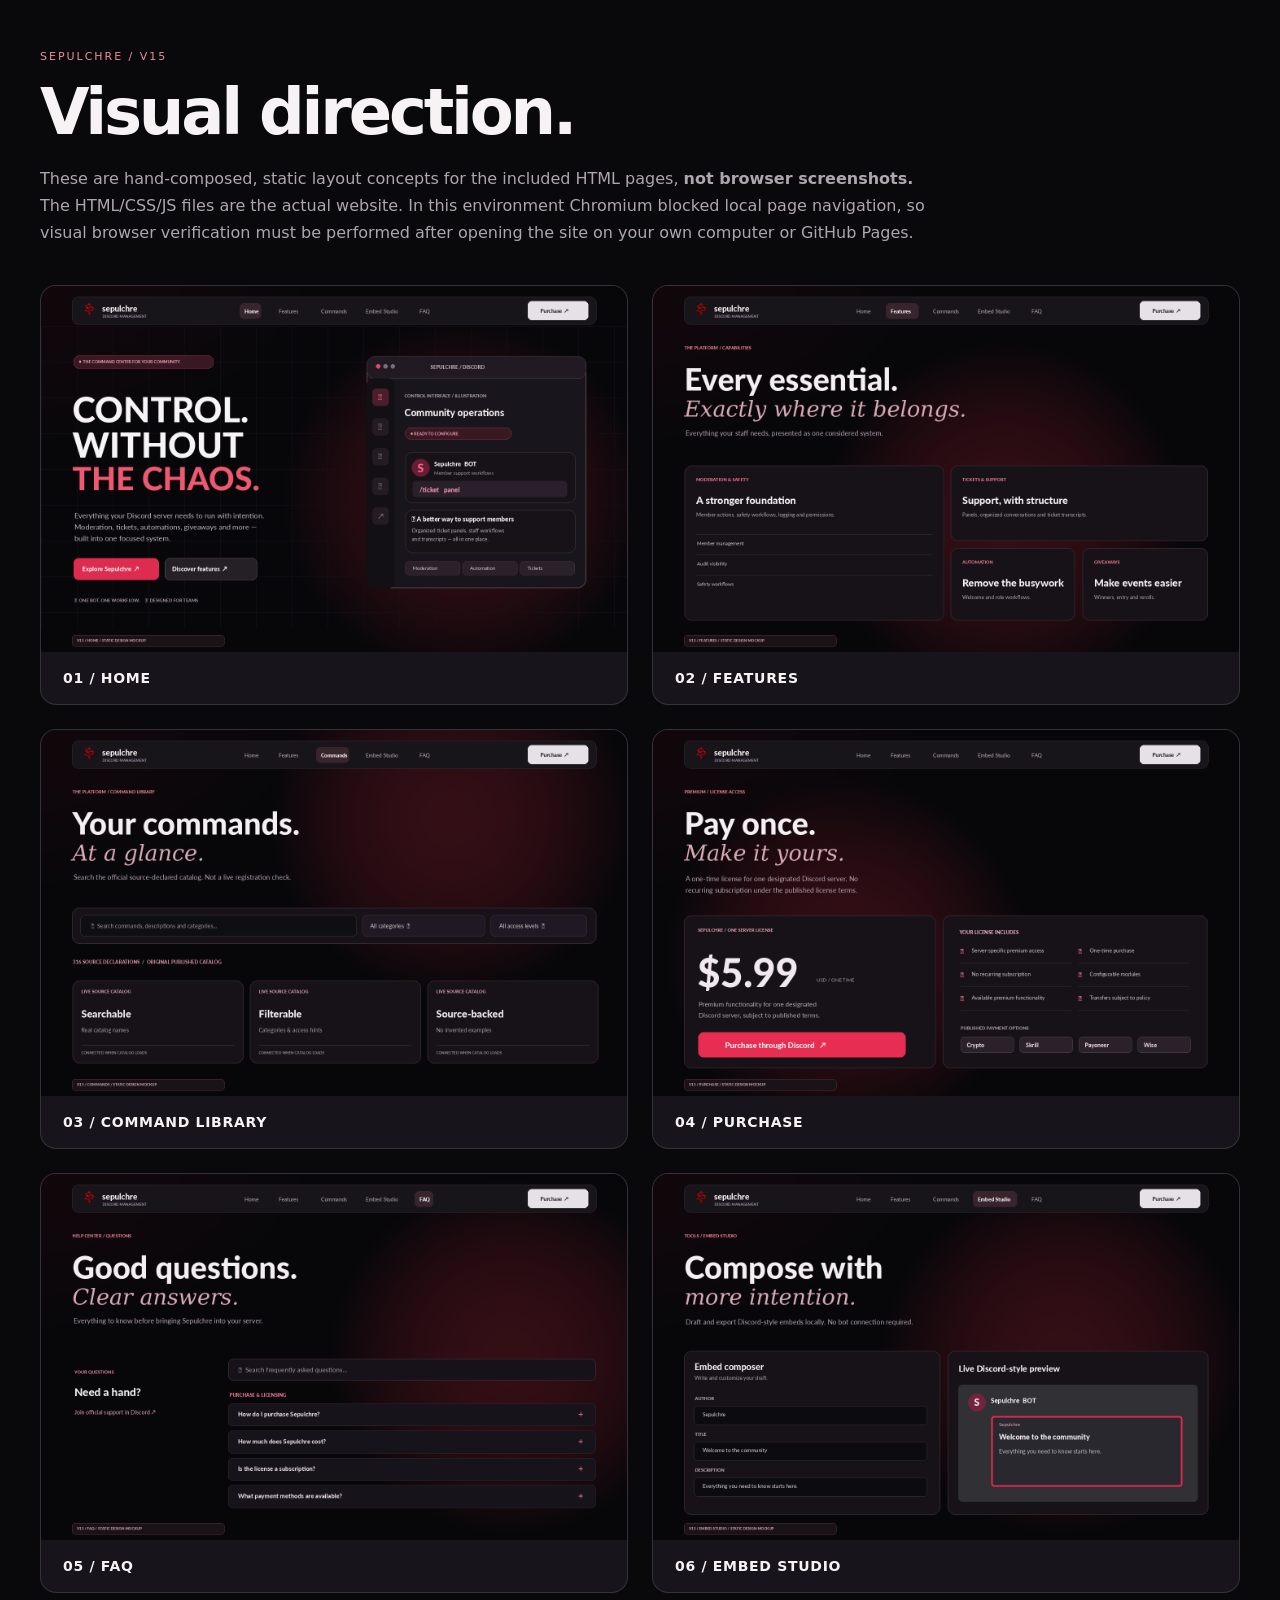
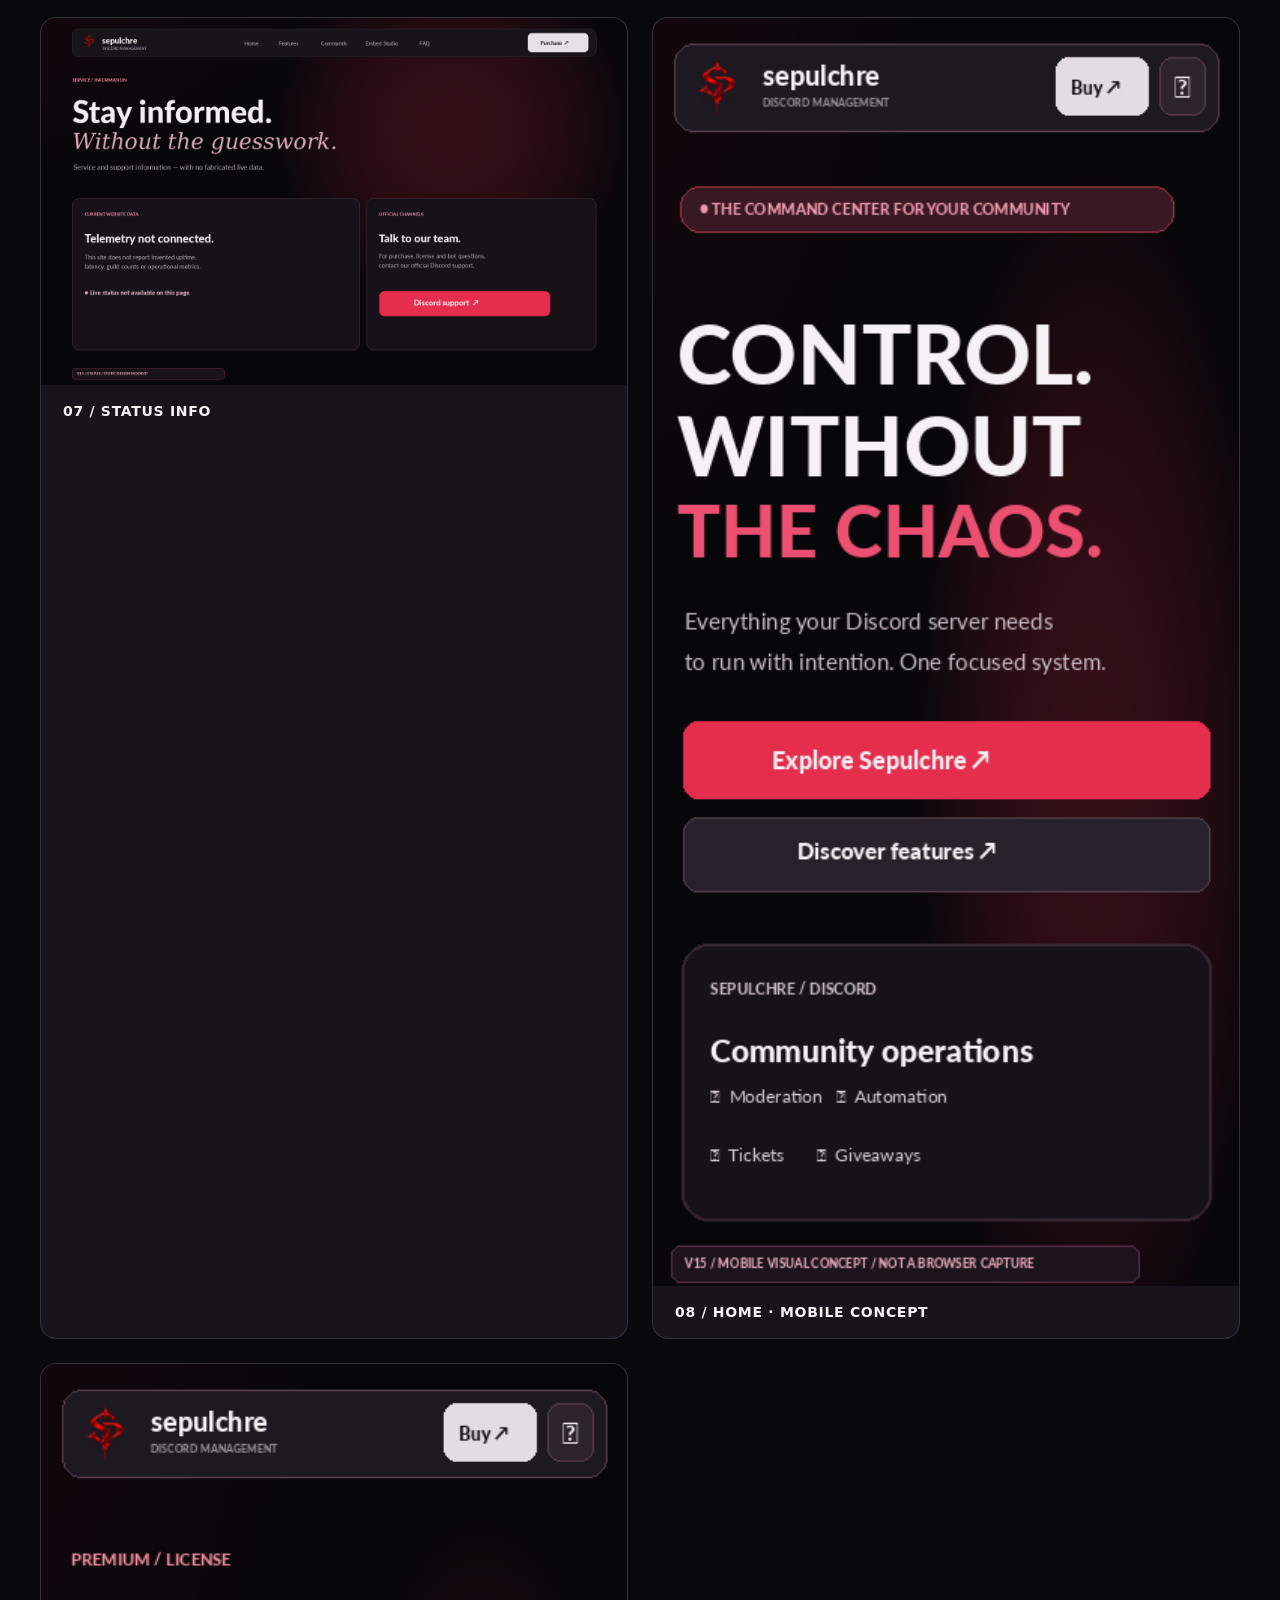
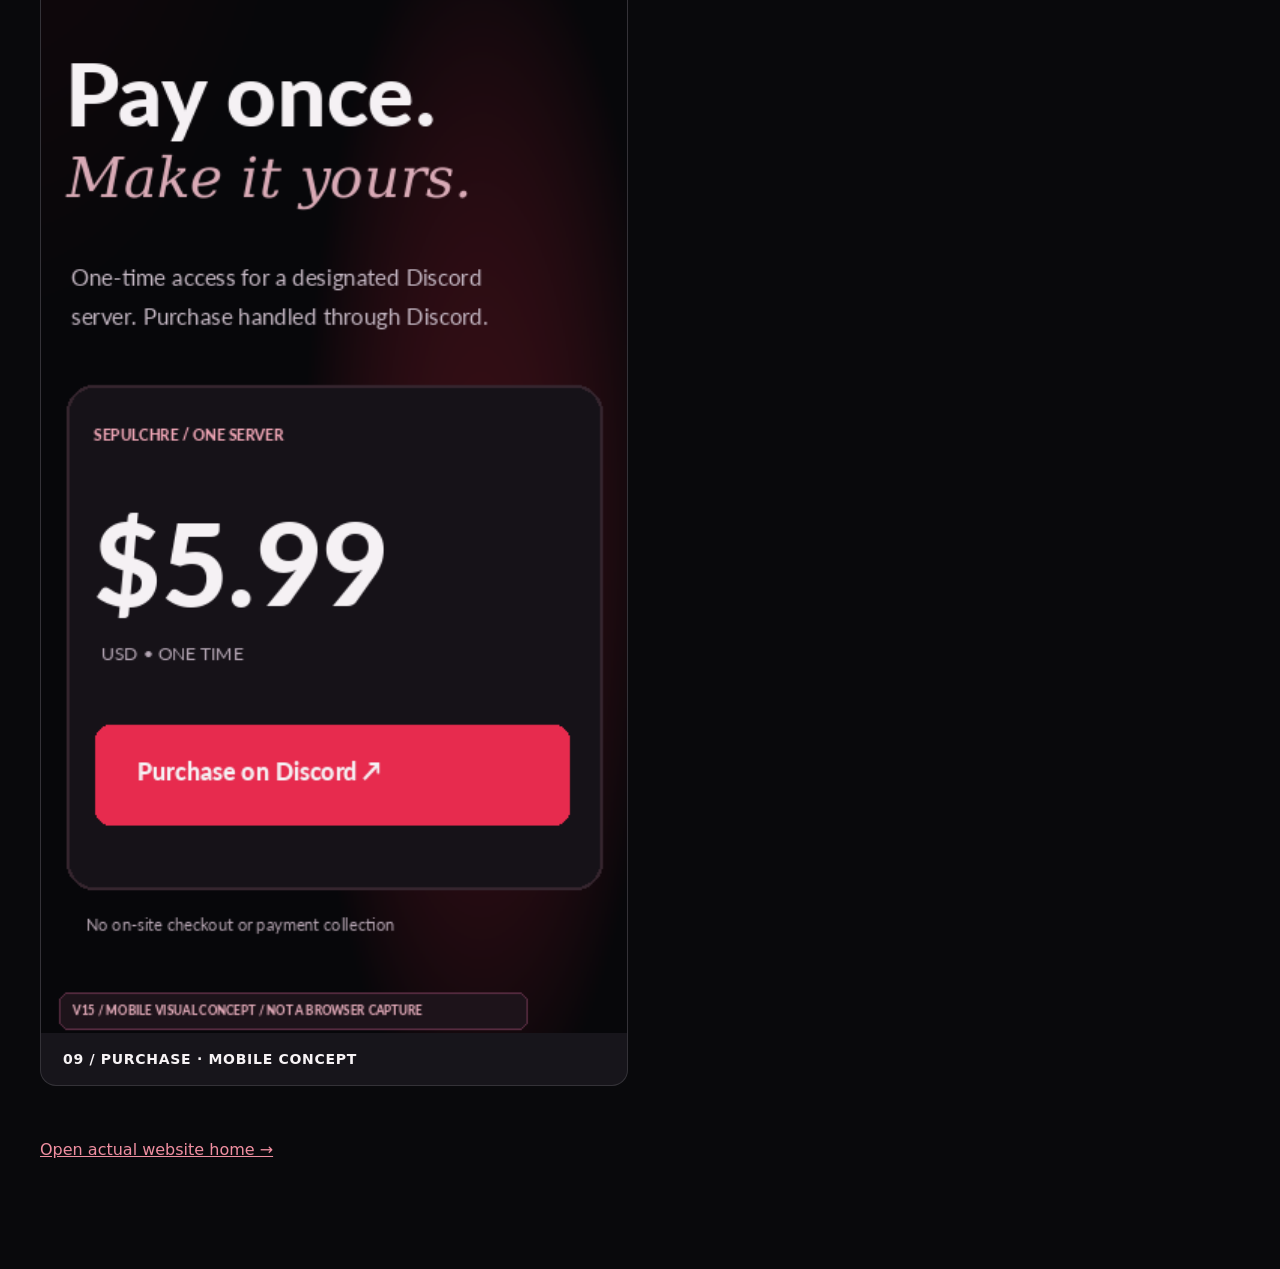
<file: gallery.html>
<!doctype html><html lang="en"><head><meta charset="utf-8"><meta name="viewport" content="width=device-width,initial-scale=1"><title>Sepulchre v15 Visual Concepts</title><style>body{margin:0;background:#09090c;color:#f7f3f5;font-family:system-ui,Arial,sans-serif}main{max-width:1200px;margin:0 auto;padding:50px 24px 90px}h1{font-size:clamp(32px,5vw,64px);letter-spacing:-.05em;margin:12px 0 10px}p{color:#aea5ae;line-height:1.7;max-width:900px}a{color:#f08fa1}section{display:grid;grid-template-columns:repeat(auto-fit,minmax(420px,1fr));gap:24px;margin-top:38px}figure{margin:0;border:1px solid #ffffff20;border-radius:16px;overflow:hidden;background:#17151b}img{width:100%;height:auto;display:block}figcaption{padding:18px 22px;font-weight:700;font-size:14px;letter-spacing:.05em}@media(max-width:500px){section{grid-template-columns:1fr}}</style></head><body><main><div style="color:#ec8c9c;font-size:11px;letter-spacing:.18em">SEPULCHRE / V15</div><h1>Visual direction.</h1><p>These are hand-composed, static layout concepts for the included HTML pages, <strong>not browser screenshots.</strong> The HTML/CSS/JS files are the actual website. In this environment Chromium blocked local page navigation, so visual browser verification must be performed after opening the site on your own computer or GitHub Pages.</p><section>
<figure><img loading="lazy" src="home-concept.png"><figcaption>01 / HOME</figcaption></figure><figure><img loading="lazy" src="features-concept.png"><figcaption>02 / FEATURES</figcaption></figure><figure><img loading="lazy" src="commands-concept.png"><figcaption>03 / COMMAND LIBRARY</figcaption></figure><figure><img loading="lazy" src="purchase-concept.png"><figcaption>04 / PURCHASE</figcaption></figure><figure><img loading="lazy" src="faq-concept.png"><figcaption>05 / FAQ</figcaption></figure><figure><img loading="lazy" src="embeds-concept.png"><figcaption>06 / EMBED STUDIO</figcaption></figure><figure><img loading="lazy" src="status-concept.png"><figcaption>07 / STATUS INFO</figcaption></figure><figure><img loading="lazy" src="home-mobile-concept.png"><figcaption>08 / HOME · MOBILE CONCEPT</figcaption></figure><figure><img loading="lazy" src="purchase-mobile-concept.png"><figcaption>09 / PURCHASE · MOBILE CONCEPT</figcaption></figure>
</section><p style="margin-top:50px"><a href="../index.html">Open actual website home →</a></p></main></body></html>
</file>
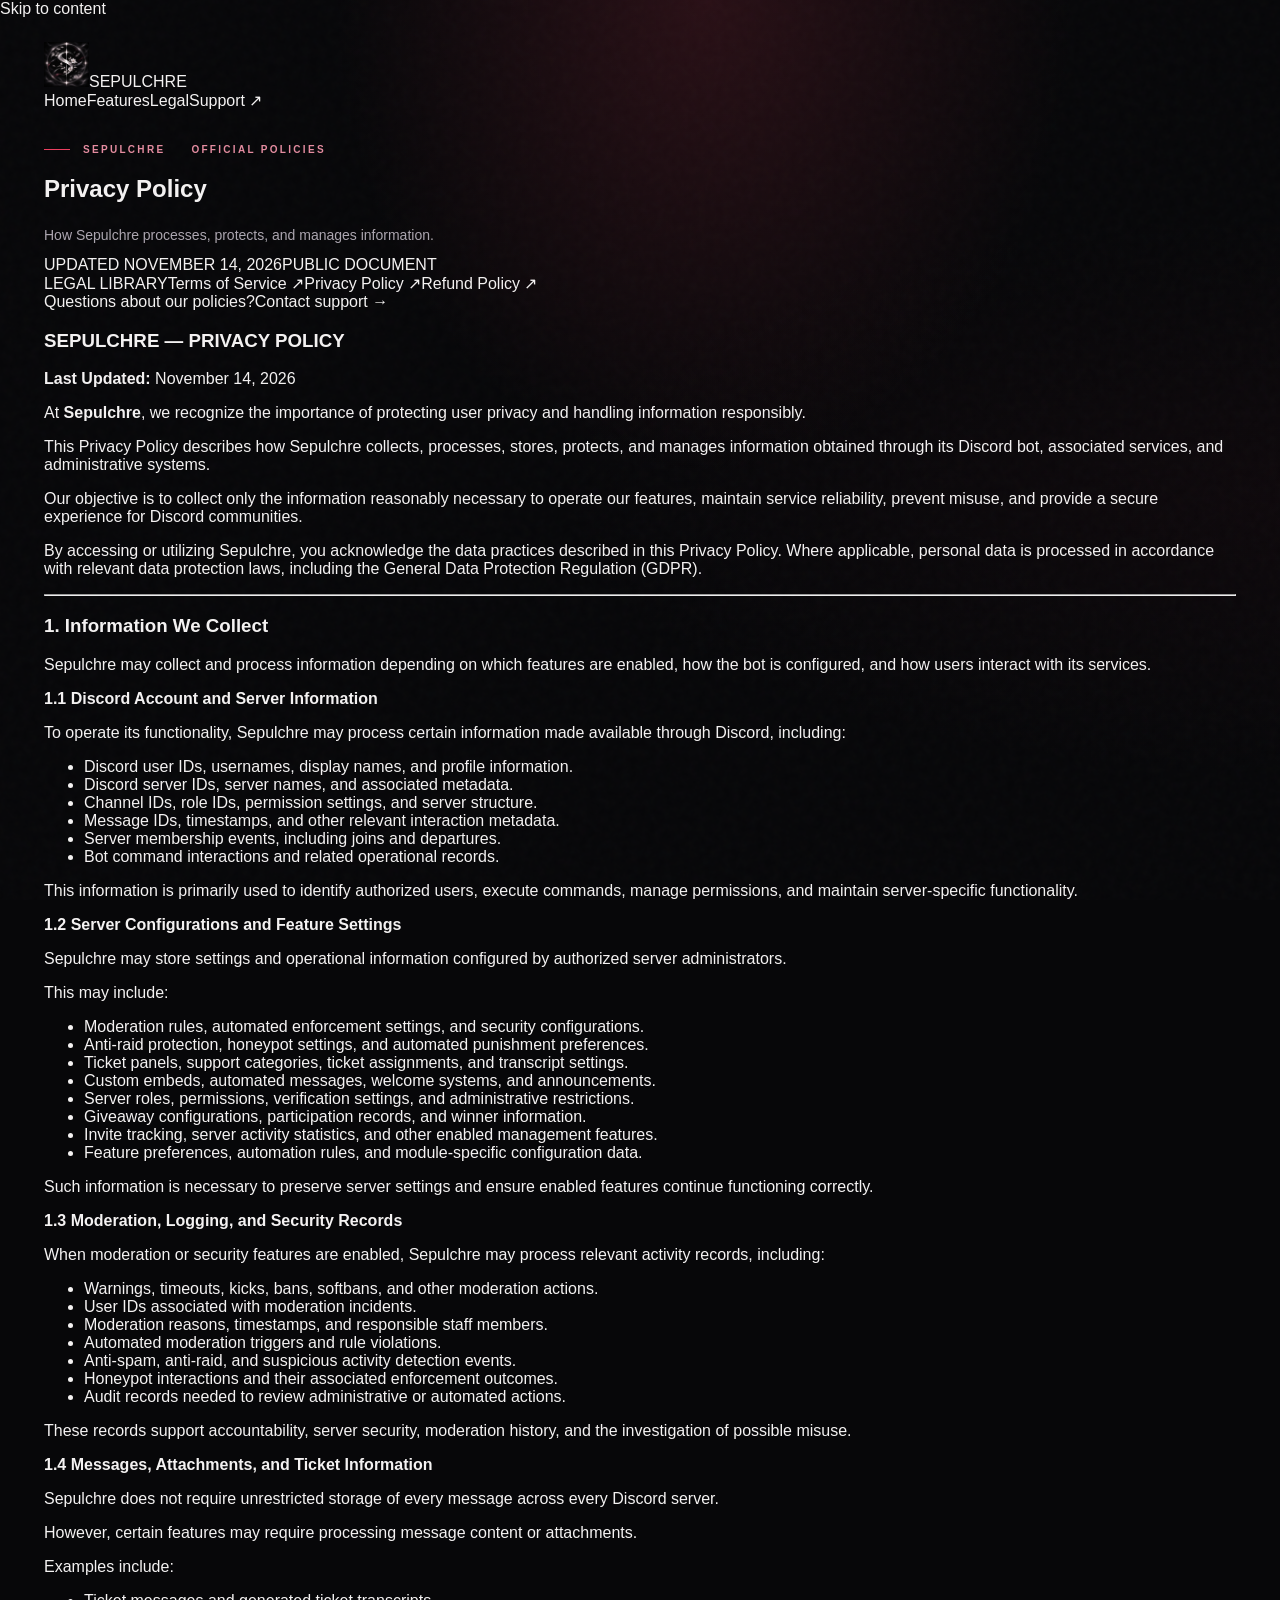
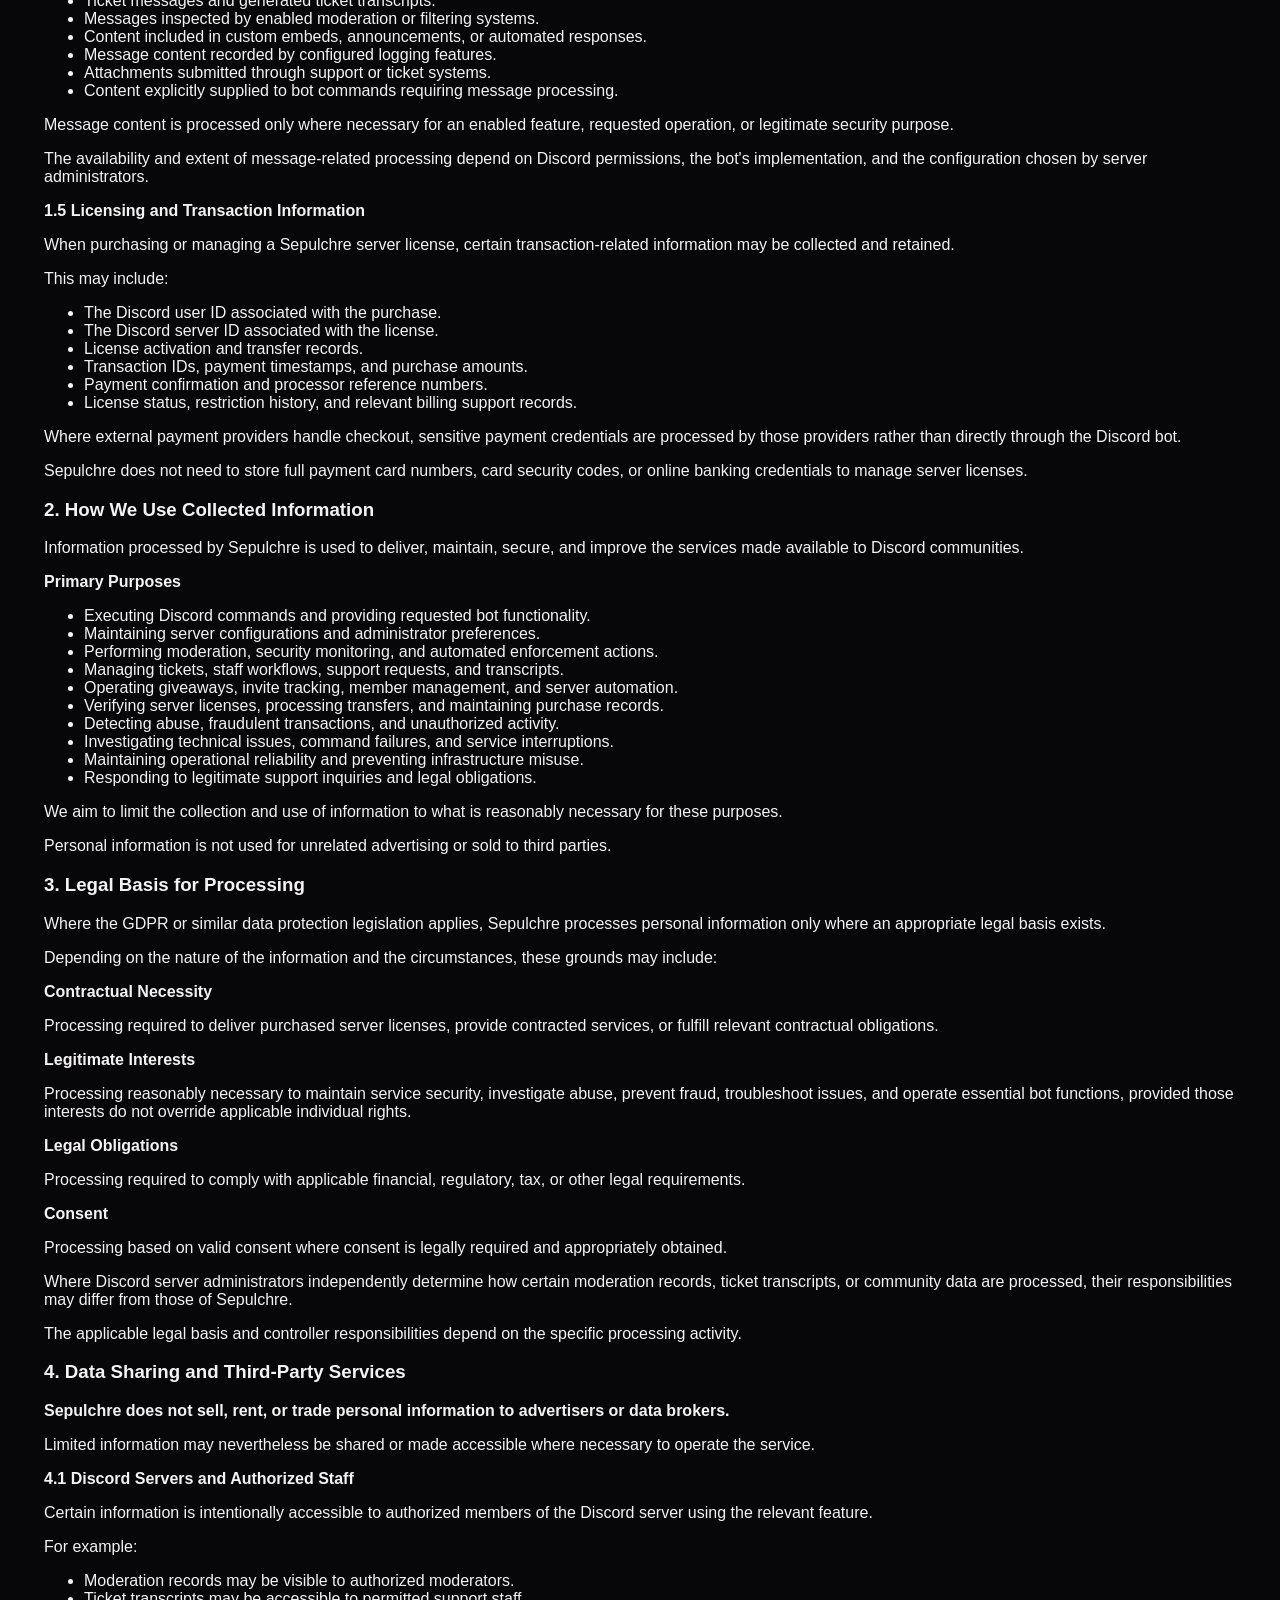
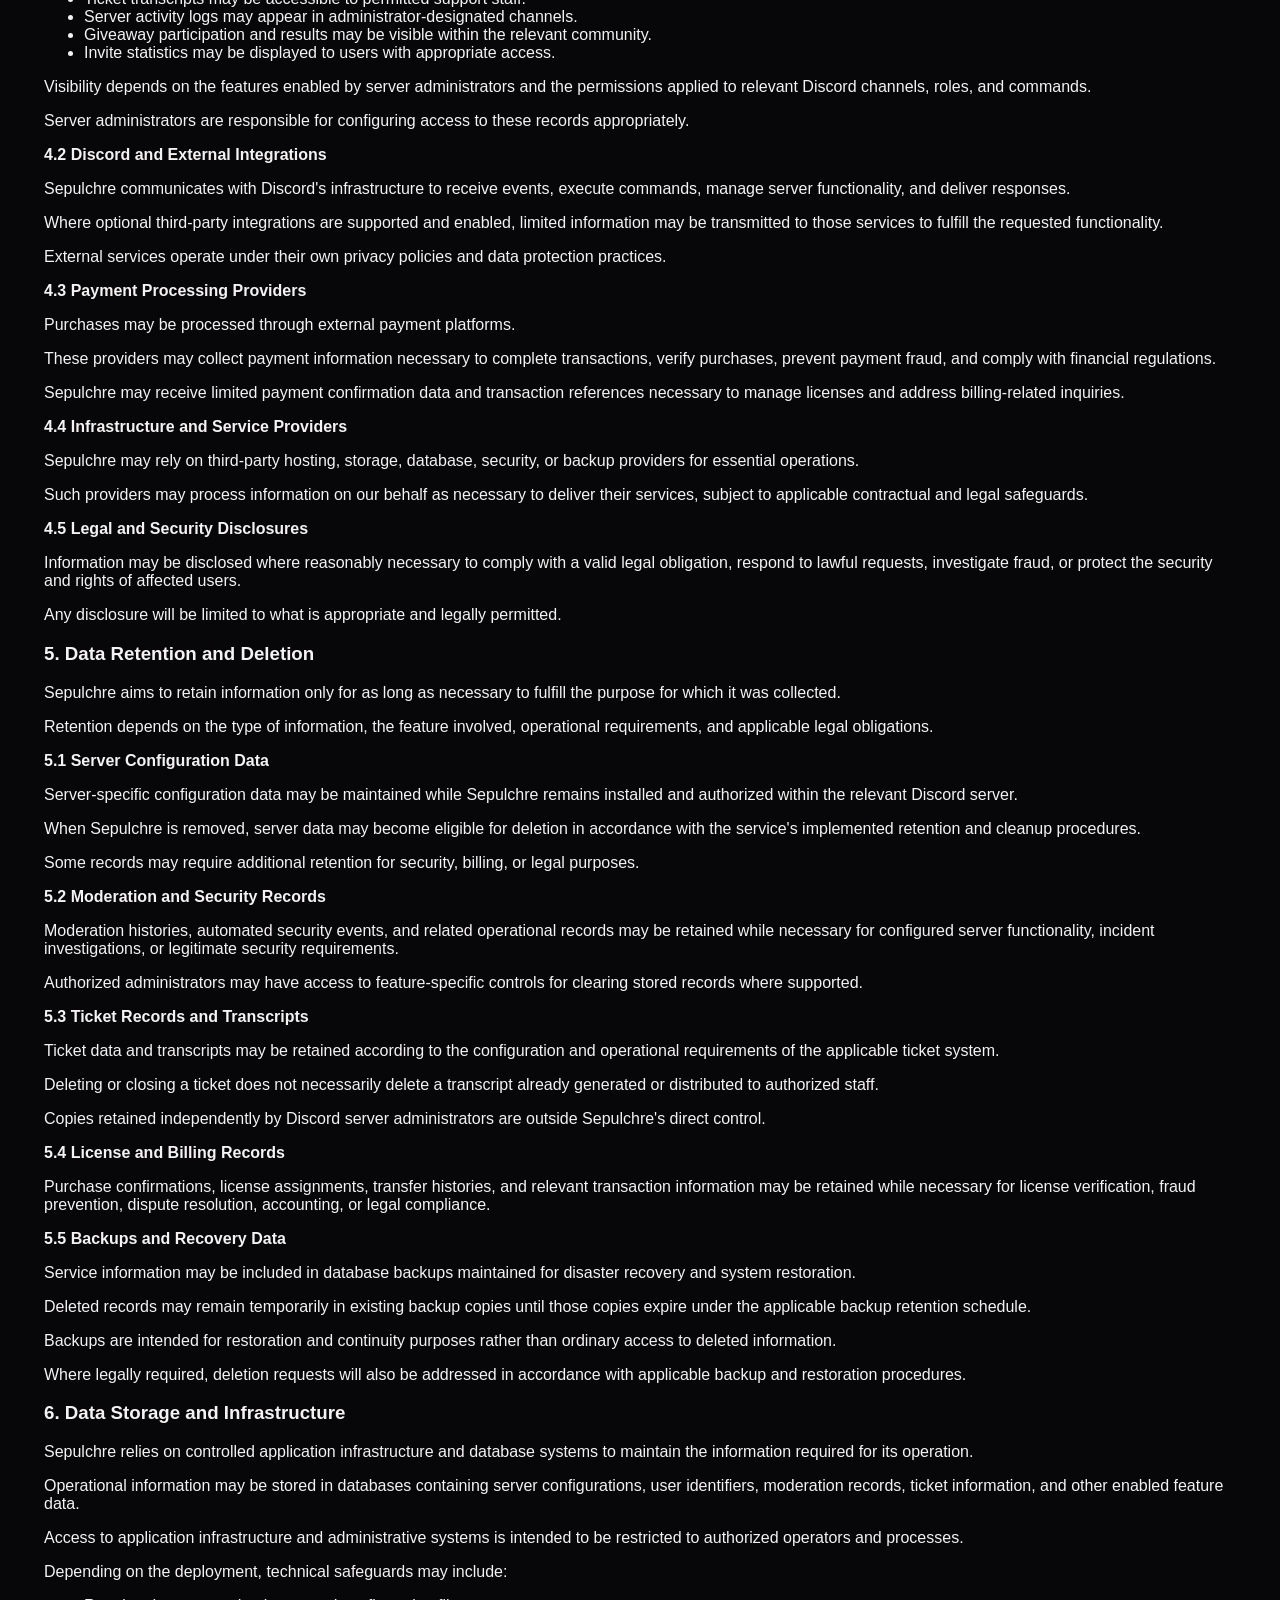
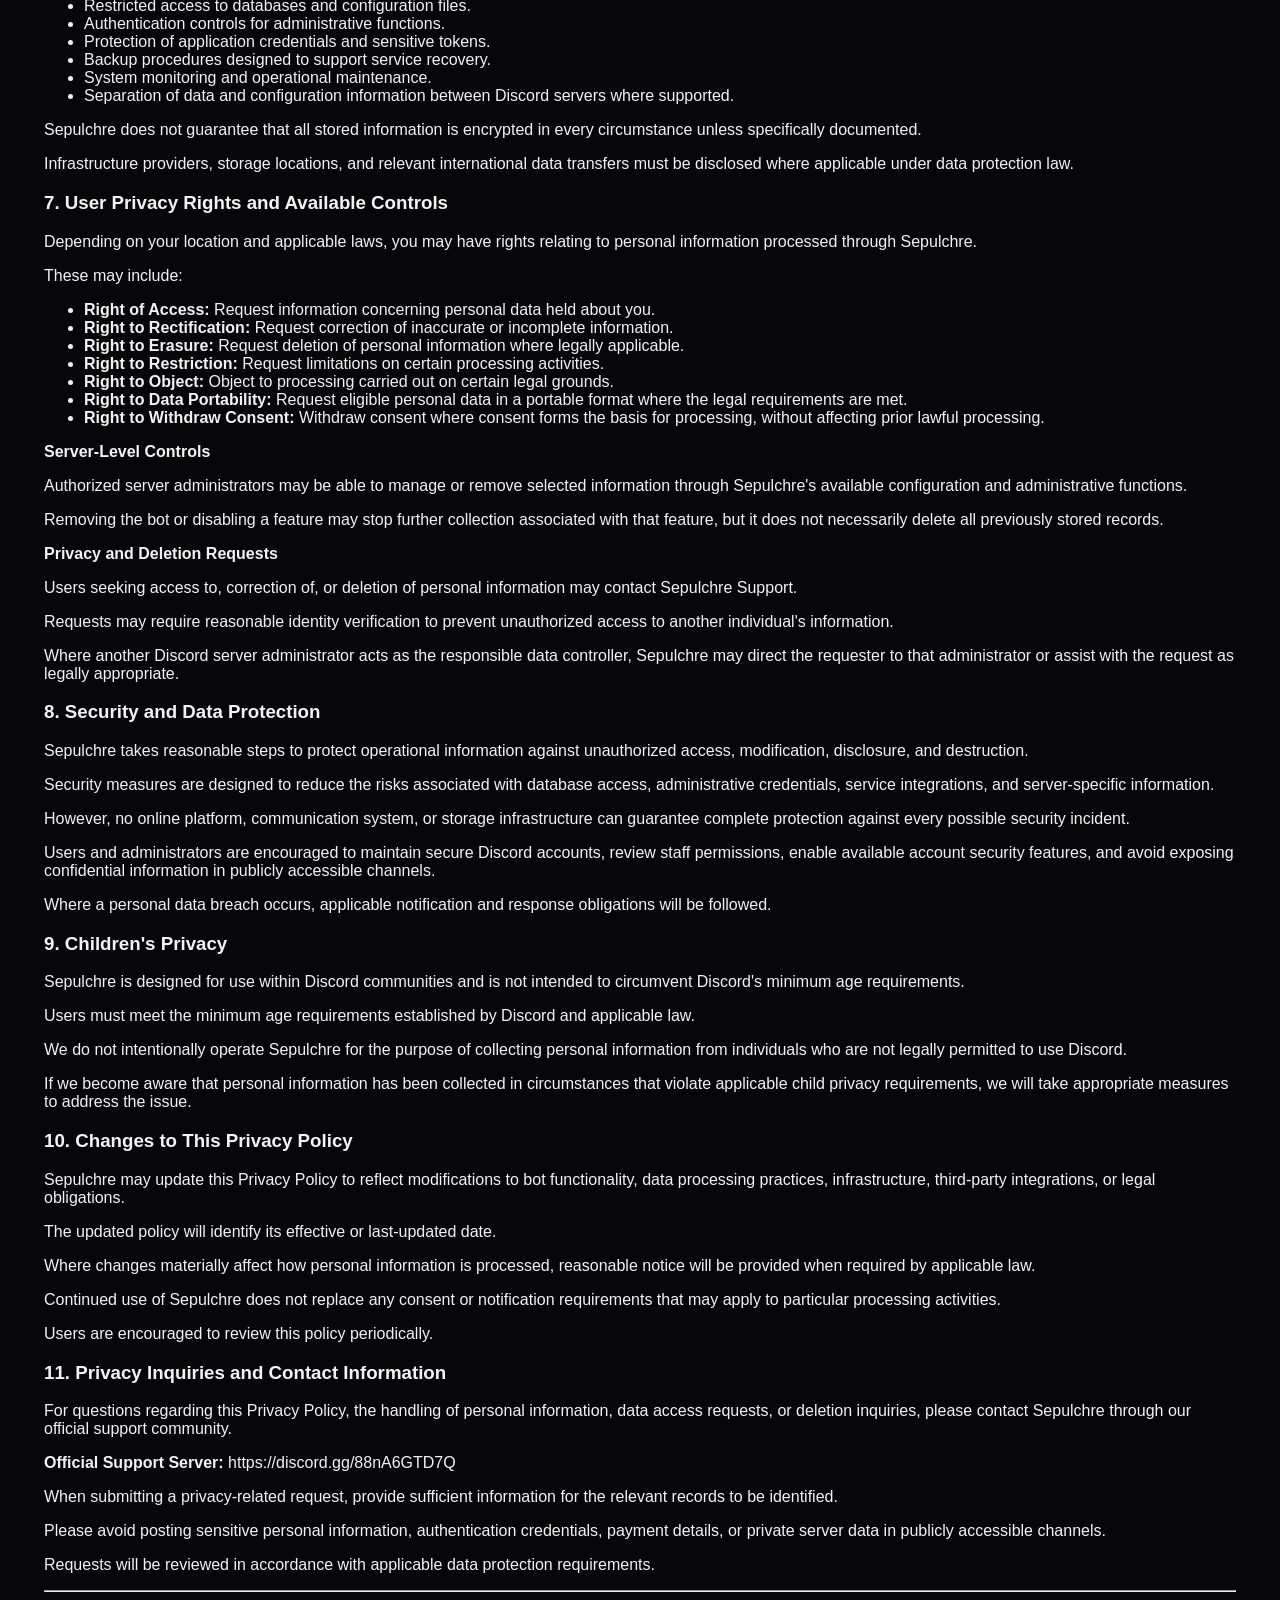
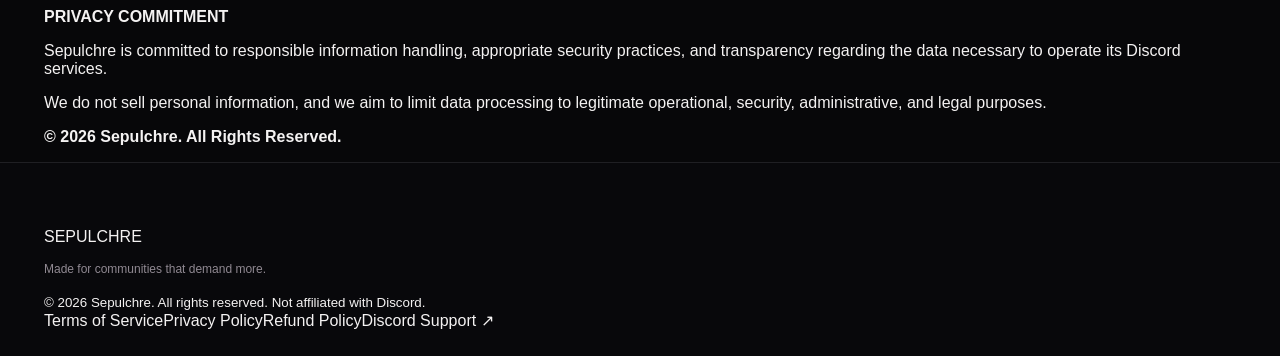
<file: privacy.html>
<!doctype html><html lang="en"><head><meta charset="utf-8"><meta name="viewport" content="width=device-width,initial-scale=1"><meta name="theme-color" content="#07070a"><meta name="description" content="How Sepulchre processes, protects, and manages information."><meta property="og:title" content="Privacy Policy"><meta property="og:description" content="How Sepulchre processes, protects, and manages information."><meta property="og:type" content="website"><meta property="og:image" content="https://enviedsince.github.io/sepulchre-legal/assets/sepulchre-banner.webp"><link rel="icon" href="assets/sepulchre-emblem.webp" type="image/webp"><link rel="stylesheet" href="style.css"><title>Privacy Policy · Sepulchre</title></head><body class="page-legal"><a class="skip-link" href="#main">Skip to content</a><header class="site-header"><div class="container header-inner"><a class="wordmark" href="index.html" aria-label="Sepulchre home"><img src="assets/sepulchre-emblem.webp" alt="" width="45" height="45"><span>SEPULCHRE</span></a><nav class="nav" aria-label="Primary navigation"><a href="index.html">Home</a><a href="index.html#features">Features</a><a href="index.html#documents">Legal</a><a href="https://discord.gg/88nA6GTD7Q" target="_blank" rel="noopener noreferrer">Support ↗</a></nav></div></header><main id="main"><section class="legal-hero"><div class="container"><div class="legal-art"></div><p class="kicker">SEPULCHRE <span class="kicker-line"></span> OFFICIAL POLICIES</p><h1>Privacy Policy</h1><p class="lead">How Sepulchre processes, protects, and manages information.</p><div class="legal-meta"><span>UPDATED NOVEMBER 14, 2026</span><span>PUBLIC DOCUMENT</span></div></div></section><section class="container legal-main"><div class="legal-layout"><aside class="legal-sidebar"><span class="side-title">LEGAL LIBRARY</span><a class="" href="terms.html">Terms of Service <span>↗</span></a><a class="selected" href="privacy.html">Privacy Policy <span>↗</span></a><a class="" href="refunds.html">Refund Policy <span>↗</span></a><div class="side-support">Questions about our policies?<a href="https://discord.gg/88nA6GTD7Q" target="_blank" rel="noopener noreferrer">Contact support →</a></div></aside><div class="legal-document"><article class="policy"><h1>SEPULCHRE — PRIVACY POLICY</h1>
<p><strong>Last Updated:</strong> November 14, 2026</p>
<p>At <strong>Sepulchre</strong>, we recognize the importance of protecting user privacy and handling information responsibly.</p>
<p>This Privacy Policy describes how Sepulchre collects, processes, stores, protects, and manages information obtained through its Discord bot, associated services, and administrative systems.</p>
<p>Our objective is to collect only the information reasonably necessary to operate our features, maintain service reliability, prevent misuse, and provide a secure experience for Discord communities.</p>
<p>By accessing or utilizing Sepulchre, you acknowledge the data practices described in this Privacy Policy. Where applicable, personal data is processed in accordance with relevant data protection laws, including the General Data Protection Regulation (GDPR).</p>
<hr/>
<h3 id="1-information-we-collect">1. Information We Collect</h3>
<p>Sepulchre may collect and process information depending on which features are enabled, how the bot is configured, and how users interact with its services.</p>
<p><strong>1.1 Discord Account and Server Information</strong></p>
<p>To operate its functionality, Sepulchre may process certain information made available through Discord, including:</p>
<ul>
<li>Discord user IDs, usernames, display names, and profile information.</li>
<li>Discord server IDs, server names, and associated metadata.</li>
<li>Channel IDs, role IDs, permission settings, and server structure.</li>
<li>Message IDs, timestamps, and other relevant interaction metadata.</li>
<li>Server membership events, including joins and departures.</li>
<li>Bot command interactions and related operational records.</li>
</ul>
<p>This information is primarily used to identify authorized users, execute commands, manage permissions, and maintain server-specific functionality.</p>
<p><strong>1.2 Server Configurations and Feature Settings</strong></p>
<p>Sepulchre may store settings and operational information configured by authorized server administrators.</p>
<p>This may include:</p>
<ul>
<li>Moderation rules, automated enforcement settings, and security configurations.</li>
<li>Anti-raid protection, honeypot settings, and automated punishment preferences.</li>
<li>Ticket panels, support categories, ticket assignments, and transcript settings.</li>
<li>Custom embeds, automated messages, welcome systems, and announcements.</li>
<li>Server roles, permissions, verification settings, and administrative restrictions.</li>
<li>Giveaway configurations, participation records, and winner information.</li>
<li>Invite tracking, server activity statistics, and other enabled management features.</li>
<li>Feature preferences, automation rules, and module-specific configuration data.</li>
</ul>
<p>Such information is necessary to preserve server settings and ensure enabled features continue functioning correctly.</p>
<p><strong>1.3 Moderation, Logging, and Security Records</strong></p>
<p>When moderation or security features are enabled, Sepulchre may process relevant activity records, including:</p>
<ul>
<li>Warnings, timeouts, kicks, bans, softbans, and other moderation actions.</li>
<li>User IDs associated with moderation incidents.</li>
<li>Moderation reasons, timestamps, and responsible staff members.</li>
<li>Automated moderation triggers and rule violations.</li>
<li>Anti-spam, anti-raid, and suspicious activity detection events.</li>
<li>Honeypot interactions and their associated enforcement outcomes.</li>
<li>Audit records needed to review administrative or automated actions.</li>
</ul>
<p>These records support accountability, server security, moderation history, and the investigation of possible misuse.</p>
<p><strong>1.4 Messages, Attachments, and Ticket Information</strong></p>
<p>Sepulchre does not require unrestricted storage of every message across every Discord server.</p>
<p>However, certain features may require processing message content or attachments.</p>
<p>Examples include:</p>
<ul>
<li>Ticket messages and generated ticket transcripts.</li>
<li>Messages inspected by enabled moderation or filtering systems.</li>
<li>Content included in custom embeds, announcements, or automated responses.</li>
<li>Message content recorded by configured logging features.</li>
<li>Attachments submitted through support or ticket systems.</li>
<li>Content explicitly supplied to bot commands requiring message processing.</li>
</ul>
<p>Message content is processed only where necessary for an enabled feature, requested operation, or legitimate security purpose.</p>
<p>The availability and extent of message-related processing depend on Discord permissions, the bot's implementation, and the configuration chosen by server administrators.</p>
<p><strong>1.5 Licensing and Transaction Information</strong></p>
<p>When purchasing or managing a Sepulchre server license, certain transaction-related information may be collected and retained.</p>
<p>This may include:</p>
<ul>
<li>The Discord user ID associated with the purchase.</li>
<li>The Discord server ID associated with the license.</li>
<li>License activation and transfer records.</li>
<li>Transaction IDs, payment timestamps, and purchase amounts.</li>
<li>Payment confirmation and processor reference numbers.</li>
<li>License status, restriction history, and relevant billing support records.</li>
</ul>
<p>Where external payment providers handle checkout, sensitive payment credentials are processed by those providers rather than directly through the Discord bot.</p>
<p>Sepulchre does not need to store full payment card numbers, card security codes, or online banking credentials to manage server licenses.</p>
<h3 id="2-how-we-use-collected-information">2. How We Use Collected Information</h3>
<p>Information processed by Sepulchre is used to deliver, maintain, secure, and improve the services made available to Discord communities.</p>
<p><strong>Primary Purposes</strong></p>
<ul>
<li>Executing Discord commands and providing requested bot functionality.</li>
<li>Maintaining server configurations and administrator preferences.</li>
<li>Performing moderation, security monitoring, and automated enforcement actions.</li>
<li>Managing tickets, staff workflows, support requests, and transcripts.</li>
<li>Operating giveaways, invite tracking, member management, and server automation.</li>
<li>Verifying server licenses, processing transfers, and maintaining purchase records.</li>
<li>Detecting abuse, fraudulent transactions, and unauthorized activity.</li>
<li>Investigating technical issues, command failures, and service interruptions.</li>
<li>Maintaining operational reliability and preventing infrastructure misuse.</li>
<li>Responding to legitimate support inquiries and legal obligations.</li>
</ul>
<p>We aim to limit the collection and use of information to what is reasonably necessary for these purposes.</p>
<p>Personal information is not used for unrelated advertising or sold to third parties.</p>
<h3 id="3-legal-basis-for-processing">3. Legal Basis for Processing</h3>
<p>Where the GDPR or similar data protection legislation applies, Sepulchre processes personal information only where an appropriate legal basis exists.</p>
<p>Depending on the nature of the information and the circumstances, these grounds may include:</p>
<p><strong>Contractual Necessity</strong></p>
<p>Processing required to deliver purchased server licenses, provide contracted services, or fulfill relevant contractual obligations.</p>
<p><strong>Legitimate Interests</strong></p>
<p>Processing reasonably necessary to maintain service security, investigate abuse, prevent fraud, troubleshoot issues, and operate essential bot functions, provided those interests do not override applicable individual rights.</p>
<p><strong>Legal Obligations</strong></p>
<p>Processing required to comply with applicable financial, regulatory, tax, or other legal requirements.</p>
<p><strong>Consent</strong></p>
<p>Processing based on valid consent where consent is legally required and appropriately obtained.</p>
<p>Where Discord server administrators independently determine how certain moderation records, ticket transcripts, or community data are processed, their responsibilities may differ from those of Sepulchre.</p>
<p>The applicable legal basis and controller responsibilities depend on the specific processing activity.</p>
<h3 id="4-data-sharing-and-third-party-services">4. Data Sharing and Third-Party Services</h3>
<p><strong>Sepulchre does not sell, rent, or trade personal information to advertisers or data brokers.</strong></p>
<p>Limited information may nevertheless be shared or made accessible where necessary to operate the service.</p>
<p><strong>4.1 Discord Servers and Authorized Staff</strong></p>
<p>Certain information is intentionally accessible to authorized members of the Discord server using the relevant feature.</p>
<p>For example:</p>
<ul>
<li>Moderation records may be visible to authorized moderators.</li>
<li>Ticket transcripts may be accessible to permitted support staff.</li>
<li>Server activity logs may appear in administrator-designated channels.</li>
<li>Giveaway participation and results may be visible within the relevant community.</li>
<li>Invite statistics may be displayed to users with appropriate access.</li>
</ul>
<p>Visibility depends on the features enabled by server administrators and the permissions applied to relevant Discord channels, roles, and commands.</p>
<p>Server administrators are responsible for configuring access to these records appropriately.</p>
<p><strong>4.2 Discord and External Integrations</strong></p>
<p>Sepulchre communicates with Discord's infrastructure to receive events, execute commands, manage server functionality, and deliver responses.</p>
<p>Where optional third-party integrations are supported and enabled, limited information may be transmitted to those services to fulfill the requested functionality.</p>
<p>External services operate under their own privacy policies and data protection practices.</p>
<p><strong>4.3 Payment Processing Providers</strong></p>
<p>Purchases may be processed through external payment platforms.</p>
<p>These providers may collect payment information necessary to complete transactions, verify purchases, prevent payment fraud, and comply with financial regulations.</p>
<p>Sepulchre may receive limited payment confirmation data and transaction references necessary to manage licenses and address billing-related inquiries.</p>
<p><strong>4.4 Infrastructure and Service Providers</strong></p>
<p>Sepulchre may rely on third-party hosting, storage, database, security, or backup providers for essential operations.</p>
<p>Such providers may process information on our behalf as necessary to deliver their services, subject to applicable contractual and legal safeguards.</p>
<p><strong>4.5 Legal and Security Disclosures</strong></p>
<p>Information may be disclosed where reasonably necessary to comply with a valid legal obligation, respond to lawful requests, investigate fraud, or protect the security and rights of affected users.</p>
<p>Any disclosure will be limited to what is appropriate and legally permitted.</p>
<h3 id="5-data-retention-and-deletion">5. Data Retention and Deletion</h3>
<p>Sepulchre aims to retain information only for as long as necessary to fulfill the purpose for which it was collected.</p>
<p>Retention depends on the type of information, the feature involved, operational requirements, and applicable legal obligations.</p>
<p><strong>5.1 Server Configuration Data</strong></p>
<p>Server-specific configuration data may be maintained while Sepulchre remains installed and authorized within the relevant Discord server.</p>
<p>When Sepulchre is removed, server data may become eligible for deletion in accordance with the service's implemented retention and cleanup procedures.</p>
<p>Some records may require additional retention for security, billing, or legal purposes.</p>
<p><strong>5.2 Moderation and Security Records</strong></p>
<p>Moderation histories, automated security events, and related operational records may be retained while necessary for configured server functionality, incident investigations, or legitimate security requirements.</p>
<p>Authorized administrators may have access to feature-specific controls for clearing stored records where supported.</p>
<p><strong>5.3 Ticket Records and Transcripts</strong></p>
<p>Ticket data and transcripts may be retained according to the configuration and operational requirements of the applicable ticket system.</p>
<p>Deleting or closing a ticket does not necessarily delete a transcript already generated or distributed to authorized staff.</p>
<p>Copies retained independently by Discord server administrators are outside Sepulchre's direct control.</p>
<p><strong>5.4 License and Billing Records</strong></p>
<p>Purchase confirmations, license assignments, transfer histories, and relevant transaction information may be retained while necessary for license verification, fraud prevention, dispute resolution, accounting, or legal compliance.</p>
<p><strong>5.5 Backups and Recovery Data</strong></p>
<p>Service information may be included in database backups maintained for disaster recovery and system restoration.</p>
<p>Deleted records may remain temporarily in existing backup copies until those copies expire under the applicable backup retention schedule.</p>
<p>Backups are intended for restoration and continuity purposes rather than ordinary access to deleted information.</p>
<p>Where legally required, deletion requests will also be addressed in accordance with applicable backup and restoration procedures.</p>
<h3 id="6-data-storage-and-infrastructure">6. Data Storage and Infrastructure</h3>
<p>Sepulchre relies on controlled application infrastructure and database systems to maintain the information required for its operation.</p>
<p>Operational information may be stored in databases containing server configurations, user identifiers, moderation records, ticket information, and other enabled feature data.</p>
<p>Access to application infrastructure and administrative systems is intended to be restricted to authorized operators and processes.</p>
<p>Depending on the deployment, technical safeguards may include:</p>
<ul>
<li>Restricted access to databases and configuration files.</li>
<li>Authentication controls for administrative functions.</li>
<li>Protection of application credentials and sensitive tokens.</li>
<li>Backup procedures designed to support service recovery.</li>
<li>System monitoring and operational maintenance.</li>
<li>Separation of data and configuration information between Discord servers where supported.</li>
</ul>
<p>Sepulchre does not guarantee that all stored information is encrypted in every circumstance unless specifically documented.</p>
<p>Infrastructure providers, storage locations, and relevant international data transfers must be disclosed where applicable under data protection law.</p>
<h3 id="7-user-privacy-rights-and-available-controls">7. User Privacy Rights and Available Controls</h3>
<p>Depending on your location and applicable laws, you may have rights relating to personal information processed through Sepulchre.</p>
<p>These may include:</p>
<ul>
<li><strong>Right of Access:</strong> Request information concerning personal data held about you.</li>
<li><strong>Right to Rectification:</strong> Request correction of inaccurate or incomplete information.</li>
<li><strong>Right to Erasure:</strong> Request deletion of personal information where legally applicable.</li>
<li><strong>Right to Restriction:</strong> Request limitations on certain processing activities.</li>
<li><strong>Right to Object:</strong> Object to processing carried out on certain legal grounds.</li>
<li><strong>Right to Data Portability:</strong> Request eligible personal data in a portable format where the legal requirements are met.</li>
<li><strong>Right to Withdraw Consent:</strong> Withdraw consent where consent forms the basis for processing, without affecting prior lawful processing.</li>
</ul>
<p><strong>Server-Level Controls</strong></p>
<p>Authorized server administrators may be able to manage or remove selected information through Sepulchre's available configuration and administrative functions.</p>
<p>Removing the bot or disabling a feature may stop further collection associated with that feature, but it does not necessarily delete all previously stored records.</p>
<p><strong>Privacy and Deletion Requests</strong></p>
<p>Users seeking access to, correction of, or deletion of personal information may contact Sepulchre Support.</p>
<p>Requests may require reasonable identity verification to prevent unauthorized access to another individual's information.</p>
<p>Where another Discord server administrator acts as the responsible data controller, Sepulchre may direct the requester to that administrator or assist with the request as legally appropriate.</p>
<h3 id="8-security-and-data-protection">8. Security and Data Protection</h3>
<p>Sepulchre takes reasonable steps to protect operational information against unauthorized access, modification, disclosure, and destruction.</p>
<p>Security measures are designed to reduce the risks associated with database access, administrative credentials, service integrations, and server-specific information.</p>
<p>However, no online platform, communication system, or storage infrastructure can guarantee complete protection against every possible security incident.</p>
<p>Users and administrators are encouraged to maintain secure Discord accounts, review staff permissions, enable available account security features, and avoid exposing confidential information in publicly accessible channels.</p>
<p>Where a personal data breach occurs, applicable notification and response obligations will be followed.</p>
<h3 id="9-children-s-privacy">9. Children's Privacy</h3>
<p>Sepulchre is designed for use within Discord communities and is not intended to circumvent Discord's minimum age requirements.</p>
<p>Users must meet the minimum age requirements established by Discord and applicable law.</p>
<p>We do not intentionally operate Sepulchre for the purpose of collecting personal information from individuals who are not legally permitted to use Discord.</p>
<p>If we become aware that personal information has been collected in circumstances that violate applicable child privacy requirements, we will take appropriate measures to address the issue.</p>
<h3 id="10-changes-to-this-privacy-policy">10. Changes to This Privacy Policy</h3>
<p>Sepulchre may update this Privacy Policy to reflect modifications to bot functionality, data processing practices, infrastructure, third-party integrations, or legal obligations.</p>
<p>The updated policy will identify its effective or last-updated date.</p>
<p>Where changes materially affect how personal information is processed, reasonable notice will be provided when required by applicable law.</p>
<p>Continued use of Sepulchre does not replace any consent or notification requirements that may apply to particular processing activities.</p>
<p>Users are encouraged to review this policy periodically.</p>
<h3 id="11-privacy-inquiries-and-contact-information">11. Privacy Inquiries and Contact Information</h3>
<p>For questions regarding this Privacy Policy, the handling of personal information, data access requests, or deletion inquiries, please contact Sepulchre through our official support community.</p>
<p><strong>Official Support Server:</strong> https://discord.gg/88nA6GTD7Q</p>
<p>When submitting a privacy-related request, provide sufficient information for the relevant records to be identified.</p>
<p>Please avoid posting sensitive personal information, authentication credentials, payment details, or private server data in publicly accessible channels.</p>
<p>Requests will be reviewed in accordance with applicable data protection requirements.</p>
<hr/>
<p><strong>PRIVACY COMMITMENT</strong></p>
<p>Sepulchre is committed to responsible information handling, appropriate security practices, and transparency regarding the data necessary to operate its Discord services.</p>
<p>We do not sell personal information, and we aim to limit data processing to legitimate operational, security, administrative, and legal purposes.</p>
<p><strong>© 2026 Sepulchre. All Rights Reserved.</strong></p>
</article></div></div></section></main><footer class="footer"><div class="container footer-inner"><div><a href="index.html" class="footer-brand">SEPULCHRE</a><p>Made for communities that demand more.</p><small>© 2026 Sepulchre. All rights reserved. Not affiliated with Discord.</small></div><div class="footer-links"><a href="terms.html">Terms of Service</a><a href="privacy.html">Privacy Policy</a><a href="refunds.html">Refund Policy</a><a href="https://discord.gg/88nA6GTD7Q" target="_blank" rel="noopener noreferrer">Discord Support ↗</a></div></div></footer></body></html>
</file>
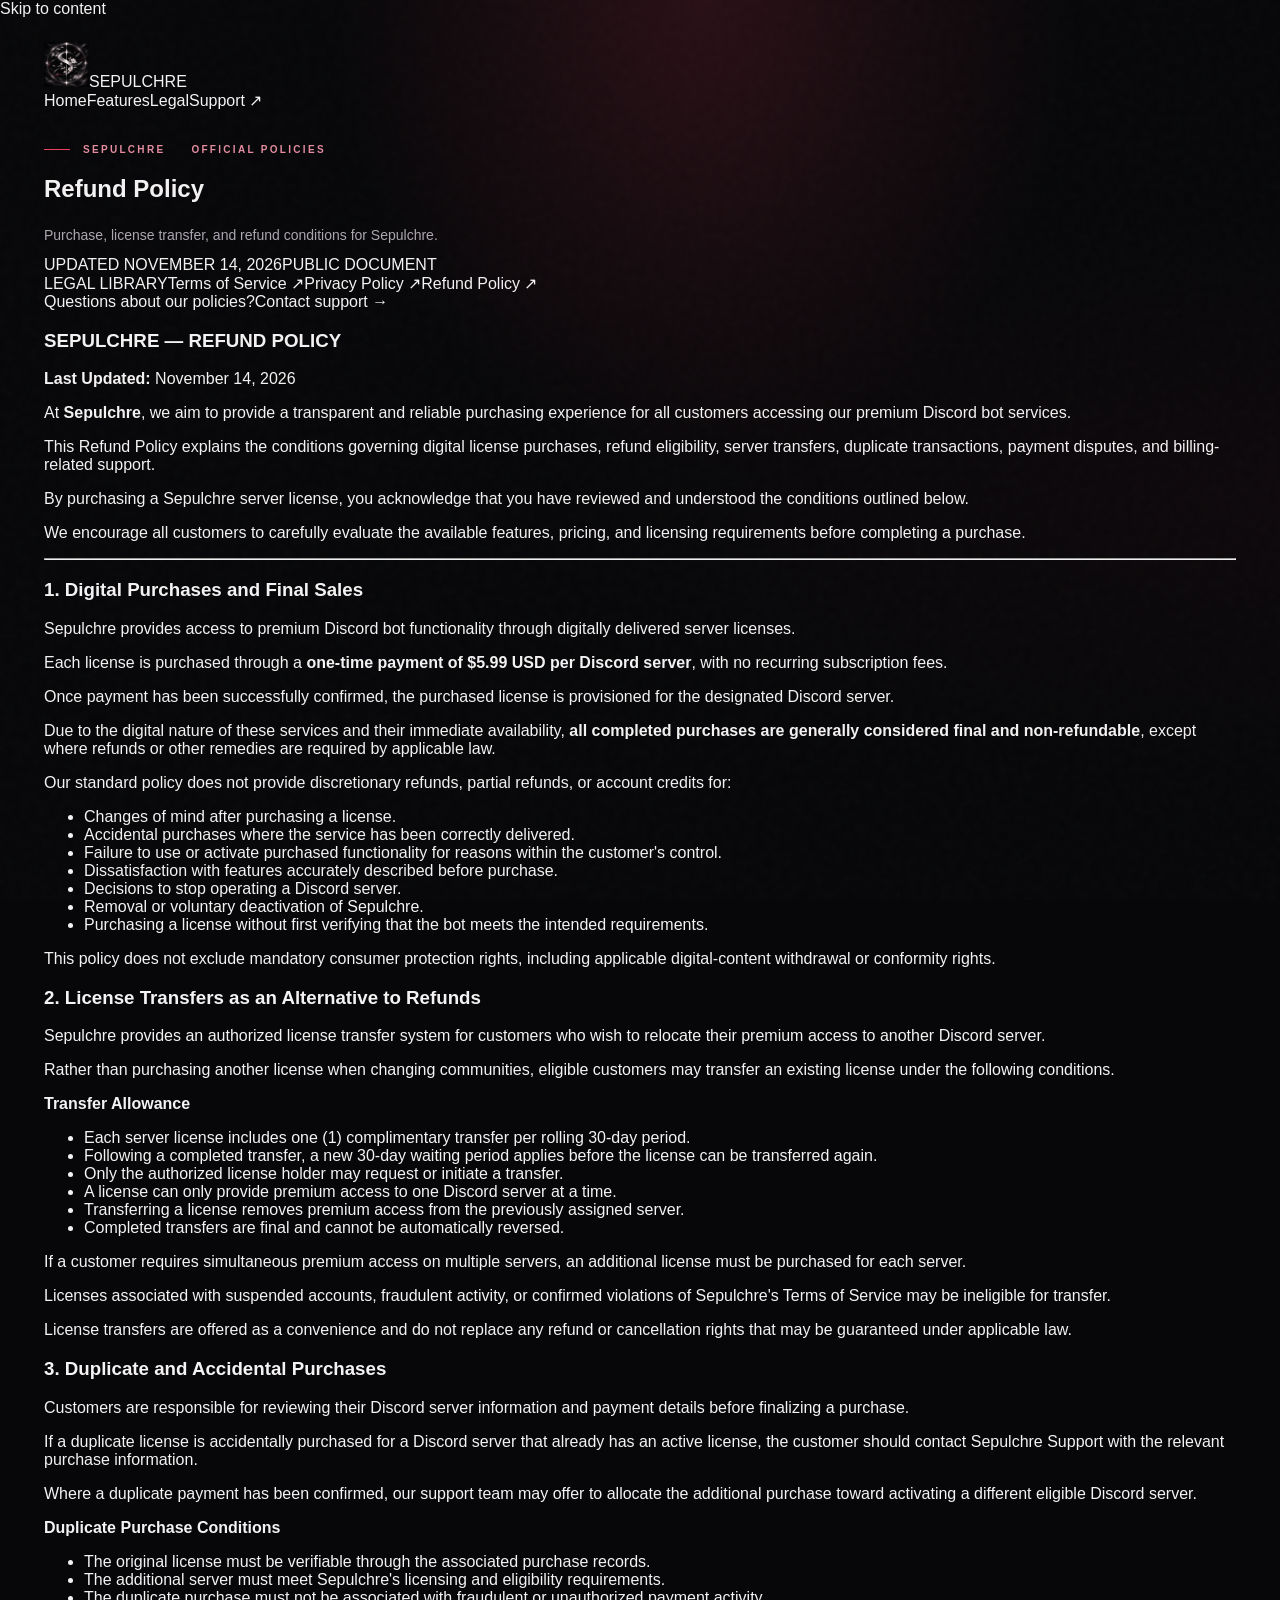
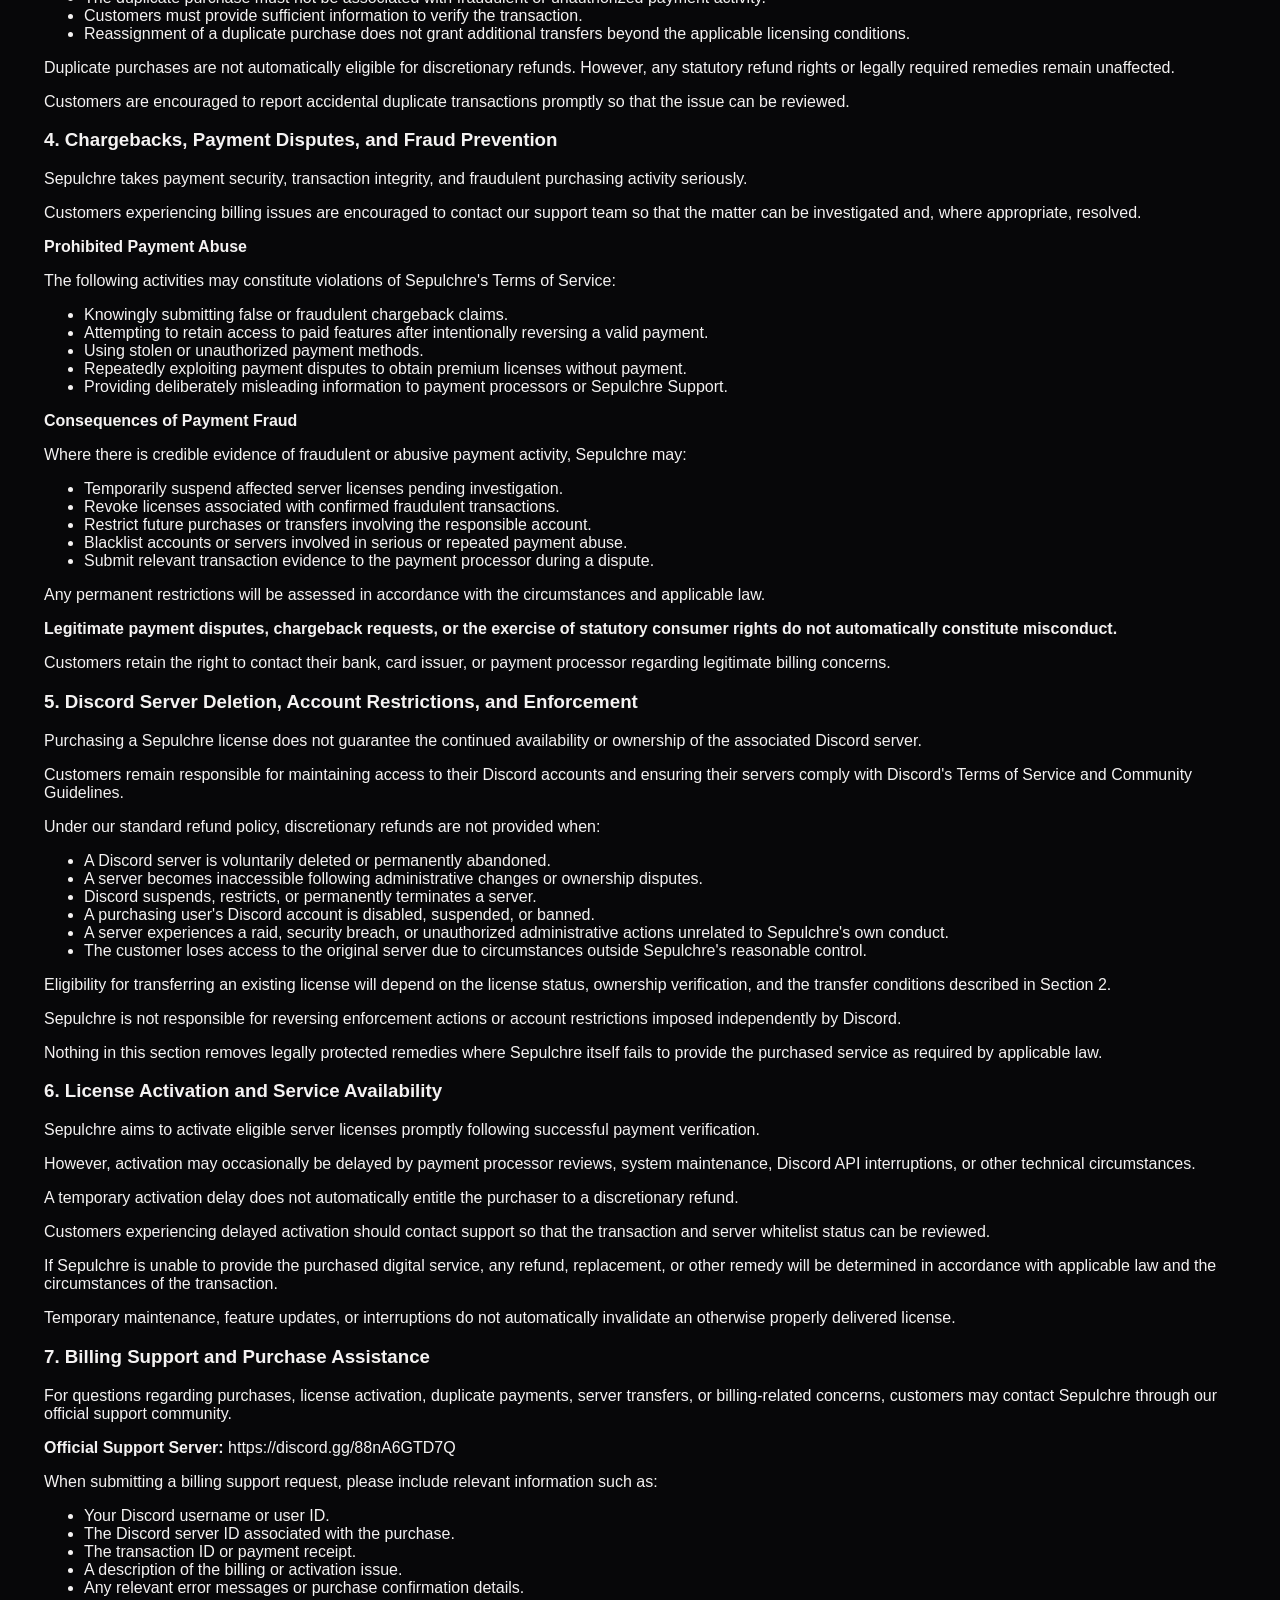
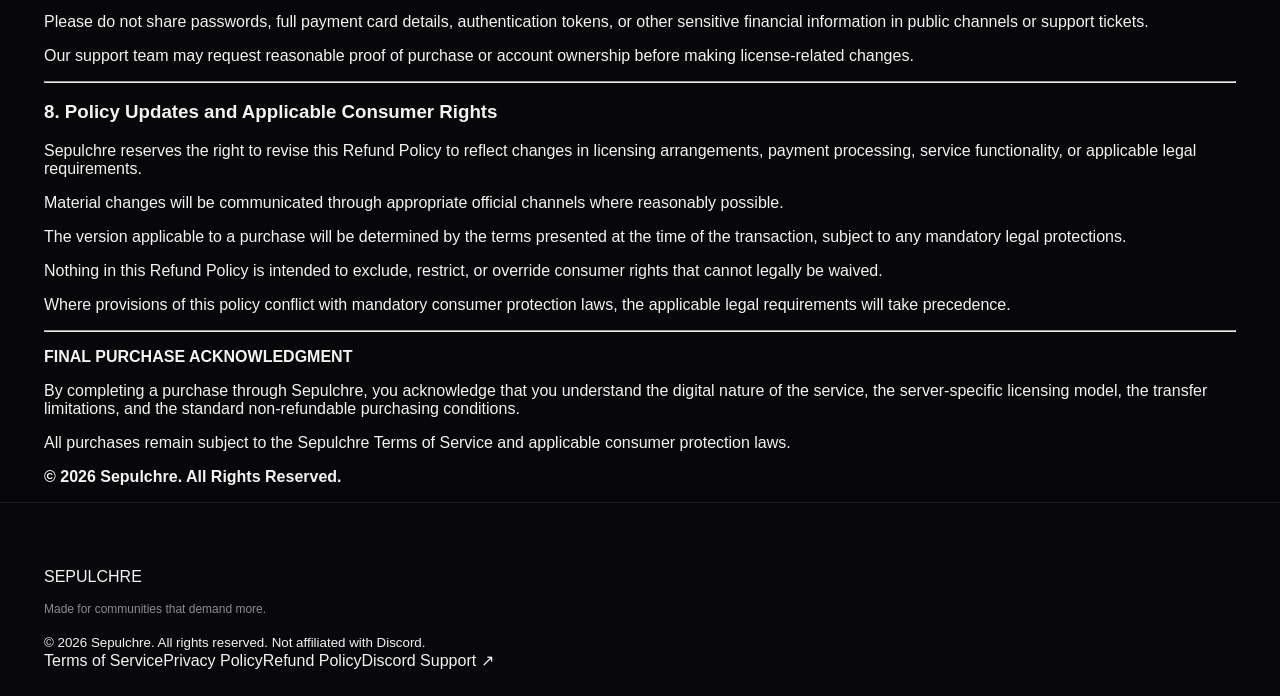
<file: refunds.html>
<!doctype html><html lang="en"><head><meta charset="utf-8"><meta name="viewport" content="width=device-width,initial-scale=1"><meta name="theme-color" content="#07070a"><meta name="description" content="Purchase, license transfer, and refund conditions for Sepulchre."><meta property="og:title" content="Refund Policy"><meta property="og:description" content="Purchase, license transfer, and refund conditions for Sepulchre."><meta property="og:type" content="website"><meta property="og:image" content="https://enviedsince.github.io/sepulchre-legal/assets/sepulchre-banner.webp"><link rel="icon" href="assets/sepulchre-emblem.webp" type="image/webp"><link rel="stylesheet" href="style.css"><title>Refund Policy · Sepulchre</title></head><body class="page-legal"><a class="skip-link" href="#main">Skip to content</a><header class="site-header"><div class="container header-inner"><a class="wordmark" href="index.html" aria-label="Sepulchre home"><img src="assets/sepulchre-emblem.webp" alt="" width="45" height="45"><span>SEPULCHRE</span></a><nav class="nav" aria-label="Primary navigation"><a href="index.html">Home</a><a href="index.html#features">Features</a><a href="index.html#documents">Legal</a><a href="https://discord.gg/88nA6GTD7Q" target="_blank" rel="noopener noreferrer">Support ↗</a></nav></div></header><main id="main"><section class="legal-hero"><div class="container"><div class="legal-art"></div><p class="kicker">SEPULCHRE <span class="kicker-line"></span> OFFICIAL POLICIES</p><h1>Refund Policy</h1><p class="lead">Purchase, license transfer, and refund conditions for Sepulchre.</p><div class="legal-meta"><span>UPDATED NOVEMBER 14, 2026</span><span>PUBLIC DOCUMENT</span></div></div></section><section class="container legal-main"><div class="legal-layout"><aside class="legal-sidebar"><span class="side-title">LEGAL LIBRARY</span><a class="" href="terms.html">Terms of Service <span>↗</span></a><a class="" href="privacy.html">Privacy Policy <span>↗</span></a><a class="selected" href="refunds.html">Refund Policy <span>↗</span></a><div class="side-support">Questions about our policies?<a href="https://discord.gg/88nA6GTD7Q" target="_blank" rel="noopener noreferrer">Contact support →</a></div></aside><div class="legal-document"><article class="policy"><h1>SEPULCHRE — REFUND POLICY</h1>
<p><strong>Last Updated:</strong> November 14, 2026</p>
<p>At <strong>Sepulchre</strong>, we aim to provide a transparent and reliable purchasing experience for all customers accessing our premium Discord bot services.</p>
<p>This Refund Policy explains the conditions governing digital license purchases, refund eligibility, server transfers, duplicate transactions, payment disputes, and billing-related support.</p>
<p>By purchasing a Sepulchre server license, you acknowledge that you have reviewed and understood the conditions outlined below.</p>
<p>We encourage all customers to carefully evaluate the available features, pricing, and licensing requirements before completing a purchase.</p>
<hr/>
<h3 id="1-digital-purchases-and-final-sales">1. Digital Purchases and Final Sales</h3>
<p>Sepulchre provides access to premium Discord bot functionality through digitally delivered server licenses.</p>
<p>Each license is purchased through a <strong>one-time payment of $5.99 USD per Discord server</strong>, with no recurring subscription fees.</p>
<p>Once payment has been successfully confirmed, the purchased license is provisioned for the designated Discord server.</p>
<p>Due to the digital nature of these services and their immediate availability, <strong>all completed purchases are generally considered final and non-refundable</strong>, except where refunds or other remedies are required by applicable law.</p>
<p>Our standard policy does not provide discretionary refunds, partial refunds, or account credits for:</p>
<ul>
<li>Changes of mind after purchasing a license.</li>
<li>Accidental purchases where the service has been correctly delivered.</li>
<li>Failure to use or activate purchased functionality for reasons within the customer's control.</li>
<li>Dissatisfaction with features accurately described before purchase.</li>
<li>Decisions to stop operating a Discord server.</li>
<li>Removal or voluntary deactivation of Sepulchre.</li>
<li>Purchasing a license without first verifying that the bot meets the intended requirements.</li>
</ul>
<p>This policy does not exclude mandatory consumer protection rights, including applicable digital-content withdrawal or conformity rights.</p>
<h3 id="2-license-transfers-as-an-alternative-to-refunds">2. License Transfers as an Alternative to Refunds</h3>
<p>Sepulchre provides an authorized license transfer system for customers who wish to relocate their premium access to another Discord server.</p>
<p>Rather than purchasing another license when changing communities, eligible customers may transfer an existing license under the following conditions.</p>
<p><strong>Transfer Allowance</strong></p>
<ul>
<li>Each server license includes one (1) complimentary transfer per rolling 30-day period.</li>
<li>Following a completed transfer, a new 30-day waiting period applies before the license can be transferred again.</li>
<li>Only the authorized license holder may request or initiate a transfer.</li>
<li>A license can only provide premium access to one Discord server at a time.</li>
<li>Transferring a license removes premium access from the previously assigned server.</li>
<li>Completed transfers are final and cannot be automatically reversed.</li>
</ul>
<p>If a customer requires simultaneous premium access on multiple servers, an additional license must be purchased for each server.</p>
<p>Licenses associated with suspended accounts, fraudulent activity, or confirmed violations of Sepulchre's Terms of Service may be ineligible for transfer.</p>
<p>License transfers are offered as a convenience and do not replace any refund or cancellation rights that may be guaranteed under applicable law.</p>
<h3 id="3-duplicate-and-accidental-purchases">3. Duplicate and Accidental Purchases</h3>
<p>Customers are responsible for reviewing their Discord server information and payment details before finalizing a purchase.</p>
<p>If a duplicate license is accidentally purchased for a Discord server that already has an active license, the customer should contact Sepulchre Support with the relevant purchase information.</p>
<p>Where a duplicate payment has been confirmed, our support team may offer to allocate the additional purchase toward activating a different eligible Discord server.</p>
<p><strong>Duplicate Purchase Conditions</strong></p>
<ul>
<li>The original license must be verifiable through the associated purchase records.</li>
<li>The additional server must meet Sepulchre's licensing and eligibility requirements.</li>
<li>The duplicate purchase must not be associated with fraudulent or unauthorized payment activity.</li>
<li>Customers must provide sufficient information to verify the transaction.</li>
<li>Reassignment of a duplicate purchase does not grant additional transfers beyond the applicable licensing conditions.</li>
</ul>
<p>Duplicate purchases are not automatically eligible for discretionary refunds. However, any statutory refund rights or legally required remedies remain unaffected.</p>
<p>Customers are encouraged to report accidental duplicate transactions promptly so that the issue can be reviewed.</p>
<h3 id="4-chargebacks-payment-disputes-and-fraud-prevention">4. Chargebacks, Payment Disputes, and Fraud Prevention</h3>
<p>Sepulchre takes payment security, transaction integrity, and fraudulent purchasing activity seriously.</p>
<p>Customers experiencing billing issues are encouraged to contact our support team so that the matter can be investigated and, where appropriate, resolved.</p>
<p><strong>Prohibited Payment Abuse</strong></p>
<p>The following activities may constitute violations of Sepulchre's Terms of Service:</p>
<ul>
<li>Knowingly submitting false or fraudulent chargeback claims.</li>
<li>Attempting to retain access to paid features after intentionally reversing a valid payment.</li>
<li>Using stolen or unauthorized payment methods.</li>
<li>Repeatedly exploiting payment disputes to obtain premium licenses without payment.</li>
<li>Providing deliberately misleading information to payment processors or Sepulchre Support.</li>
</ul>
<p><strong>Consequences of Payment Fraud</strong></p>
<p>Where there is credible evidence of fraudulent or abusive payment activity, Sepulchre may:</p>
<ul>
<li>Temporarily suspend affected server licenses pending investigation.</li>
<li>Revoke licenses associated with confirmed fraudulent transactions.</li>
<li>Restrict future purchases or transfers involving the responsible account.</li>
<li>Blacklist accounts or servers involved in serious or repeated payment abuse.</li>
<li>Submit relevant transaction evidence to the payment processor during a dispute.</li>
</ul>
<p>Any permanent restrictions will be assessed in accordance with the circumstances and applicable law.</p>
<p><strong>Legitimate payment disputes, chargeback requests, or the exercise of statutory consumer rights do not automatically constitute misconduct.</strong></p>
<p>Customers retain the right to contact their bank, card issuer, or payment processor regarding legitimate billing concerns.</p>
<h3 id="5-discord-server-deletion-account-restrictions-and-enforcement">5. Discord Server Deletion, Account Restrictions, and Enforcement</h3>
<p>Purchasing a Sepulchre license does not guarantee the continued availability or ownership of the associated Discord server.</p>
<p>Customers remain responsible for maintaining access to their Discord accounts and ensuring their servers comply with Discord's Terms of Service and Community Guidelines.</p>
<p>Under our standard refund policy, discretionary refunds are not provided when:</p>
<ul>
<li>A Discord server is voluntarily deleted or permanently abandoned.</li>
<li>A server becomes inaccessible following administrative changes or ownership disputes.</li>
<li>Discord suspends, restricts, or permanently terminates a server.</li>
<li>A purchasing user's Discord account is disabled, suspended, or banned.</li>
<li>A server experiences a raid, security breach, or unauthorized administrative actions unrelated to Sepulchre's own conduct.</li>
<li>The customer loses access to the original server due to circumstances outside Sepulchre's reasonable control.</li>
</ul>
<p>Eligibility for transferring an existing license will depend on the license status, ownership verification, and the transfer conditions described in Section 2.</p>
<p>Sepulchre is not responsible for reversing enforcement actions or account restrictions imposed independently by Discord.</p>
<p>Nothing in this section removes legally protected remedies where Sepulchre itself fails to provide the purchased service as required by applicable law.</p>
<h3 id="6-license-activation-and-service-availability">6. License Activation and Service Availability</h3>
<p>Sepulchre aims to activate eligible server licenses promptly following successful payment verification.</p>
<p>However, activation may occasionally be delayed by payment processor reviews, system maintenance, Discord API interruptions, or other technical circumstances.</p>
<p>A temporary activation delay does not automatically entitle the purchaser to a discretionary refund.</p>
<p>Customers experiencing delayed activation should contact support so that the transaction and server whitelist status can be reviewed.</p>
<p>If Sepulchre is unable to provide the purchased digital service, any refund, replacement, or other remedy will be determined in accordance with applicable law and the circumstances of the transaction.</p>
<p>Temporary maintenance, feature updates, or interruptions do not automatically invalidate an otherwise properly delivered license.</p>
<h3 id="7-billing-support-and-purchase-assistance">7. Billing Support and Purchase Assistance</h3>
<p>For questions regarding purchases, license activation, duplicate payments, server transfers, or billing-related concerns, customers may contact Sepulchre through our official support community.</p>
<p><strong>Official Support Server:</strong> https://discord.gg/88nA6GTD7Q</p>
<p>When submitting a billing support request, please include relevant information such as:</p>
<ul>
<li>Your Discord username or user ID.</li>
<li>The Discord server ID associated with the purchase.</li>
<li>The transaction ID or payment receipt.</li>
<li>A description of the billing or activation issue.</li>
<li>Any relevant error messages or purchase confirmation details.</li>
</ul>
<p>Please do not share passwords, full payment card details, authentication tokens, or other sensitive financial information in public channels or support tickets.</p>
<p>Our support team may request reasonable proof of purchase or account ownership before making license-related changes.</p>
<hr/>
<h3 id="8-policy-updates-and-applicable-consumer-rights">8. Policy Updates and Applicable Consumer Rights</h3>
<p>Sepulchre reserves the right to revise this Refund Policy to reflect changes in licensing arrangements, payment processing, service functionality, or applicable legal requirements.</p>
<p>Material changes will be communicated through appropriate official channels where reasonably possible.</p>
<p>The version applicable to a purchase will be determined by the terms presented at the time of the transaction, subject to any mandatory legal protections.</p>
<p>Nothing in this Refund Policy is intended to exclude, restrict, or override consumer rights that cannot legally be waived.</p>
<p>Where provisions of this policy conflict with mandatory consumer protection laws, the applicable legal requirements will take precedence.</p>
<hr/>
<p><strong>FINAL PURCHASE ACKNOWLEDGMENT</strong></p>
<p>By completing a purchase through Sepulchre, you acknowledge that you understand the digital nature of the service, the server-specific licensing model, the transfer limitations, and the standard non-refundable purchasing conditions.</p>
<p>All purchases remain subject to the Sepulchre Terms of Service and applicable consumer protection laws.</p>
<p><strong>© 2026 Sepulchre. All Rights Reserved.</strong></p>
</article></div></div></section></main><footer class="footer"><div class="container footer-inner"><div><a href="index.html" class="footer-brand">SEPULCHRE</a><p>Made for communities that demand more.</p><small>© 2026 Sepulchre. All rights reserved. Not affiliated with Discord.</small></div><div class="footer-links"><a href="terms.html">Terms of Service</a><a href="privacy.html">Privacy Policy</a><a href="refunds.html">Refund Policy</a><a href="https://discord.gg/88nA6GTD7Q" target="_blank" rel="noopener noreferrer">Discord Support ↗</a></div></div></footer></body></html>
</file>
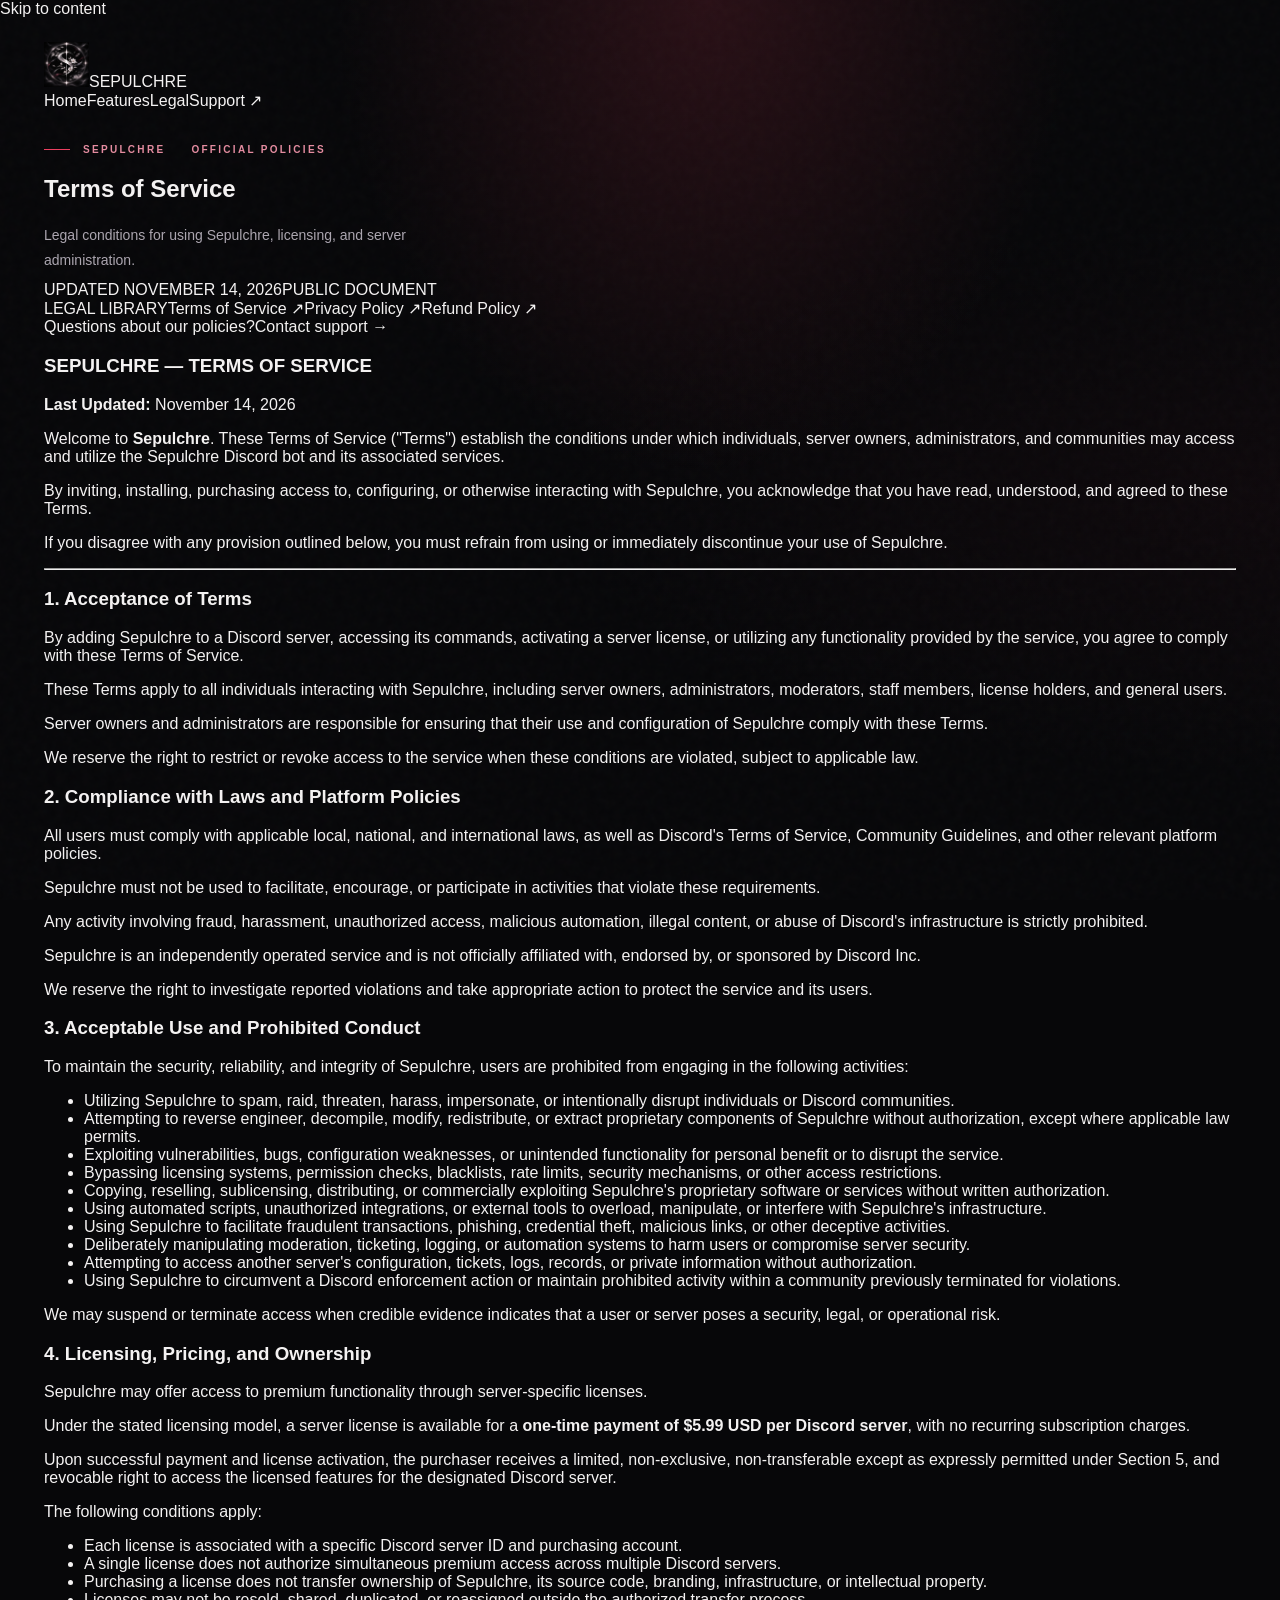
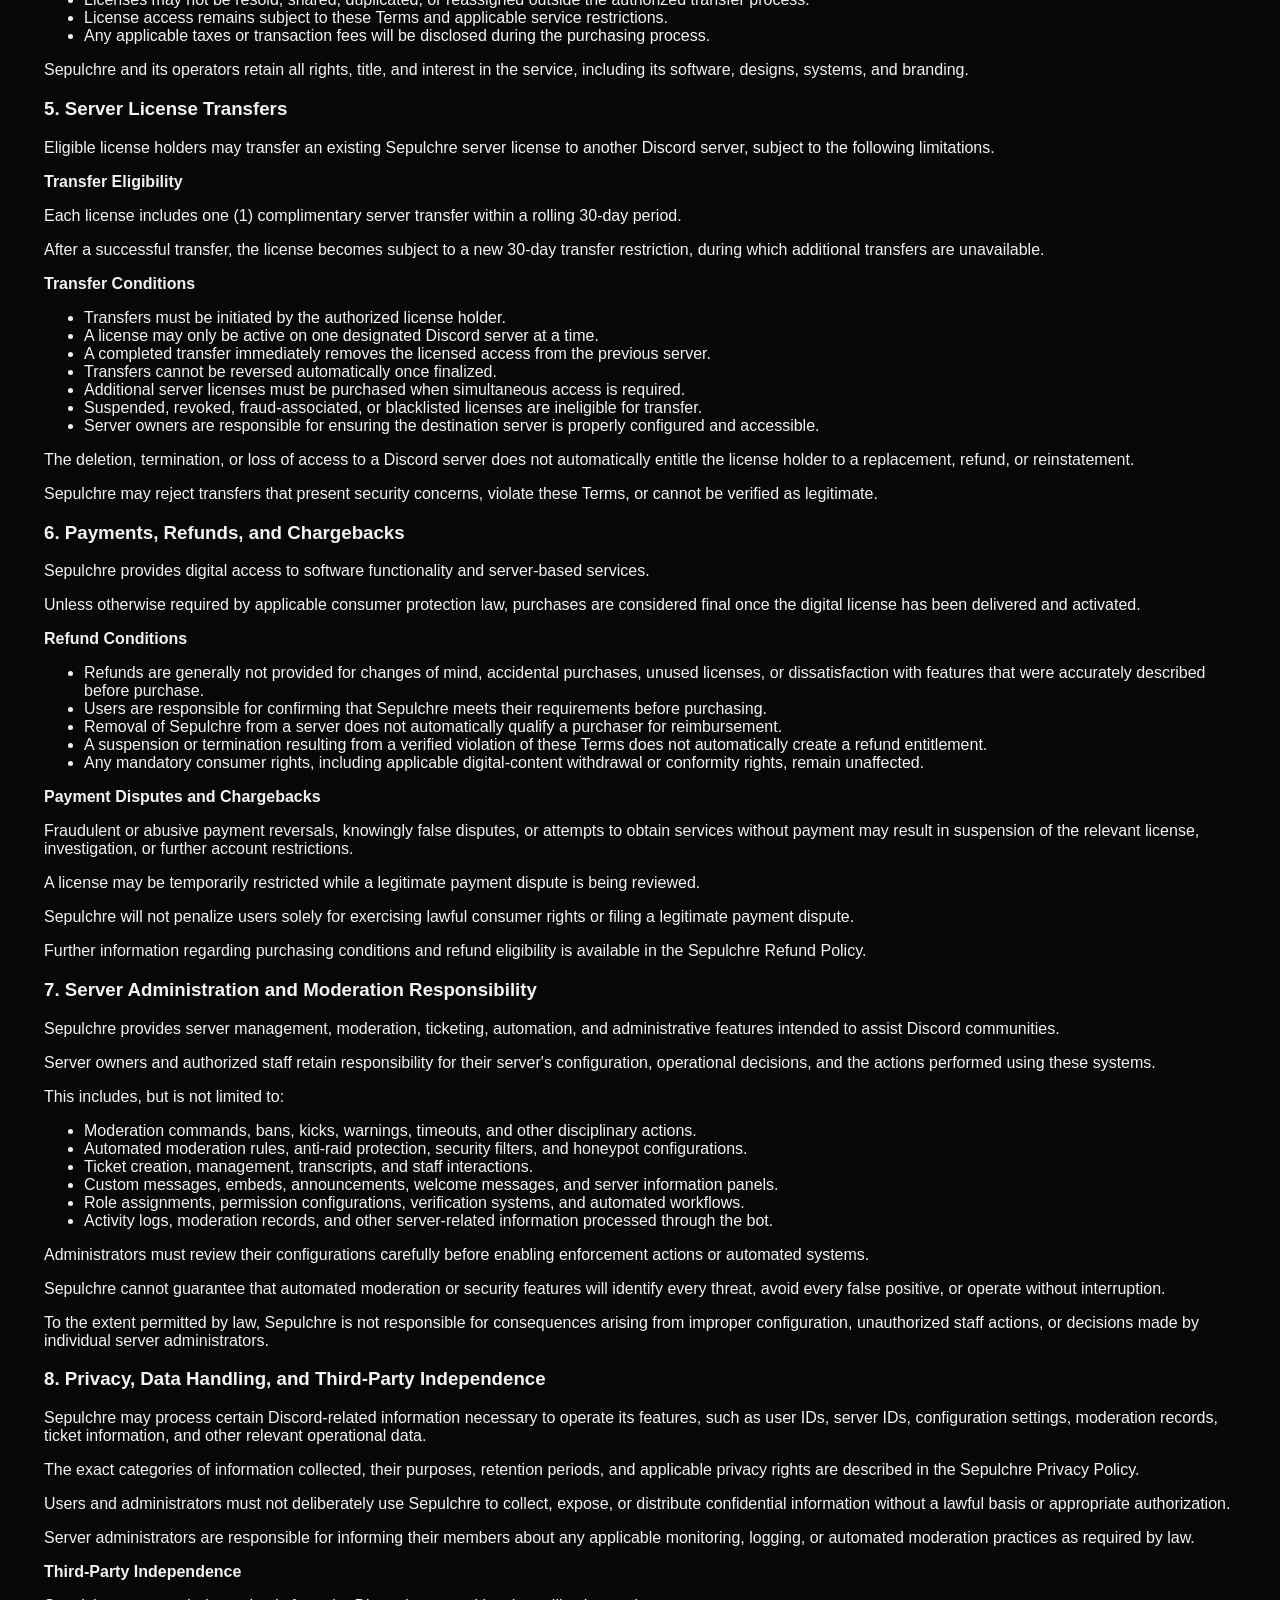
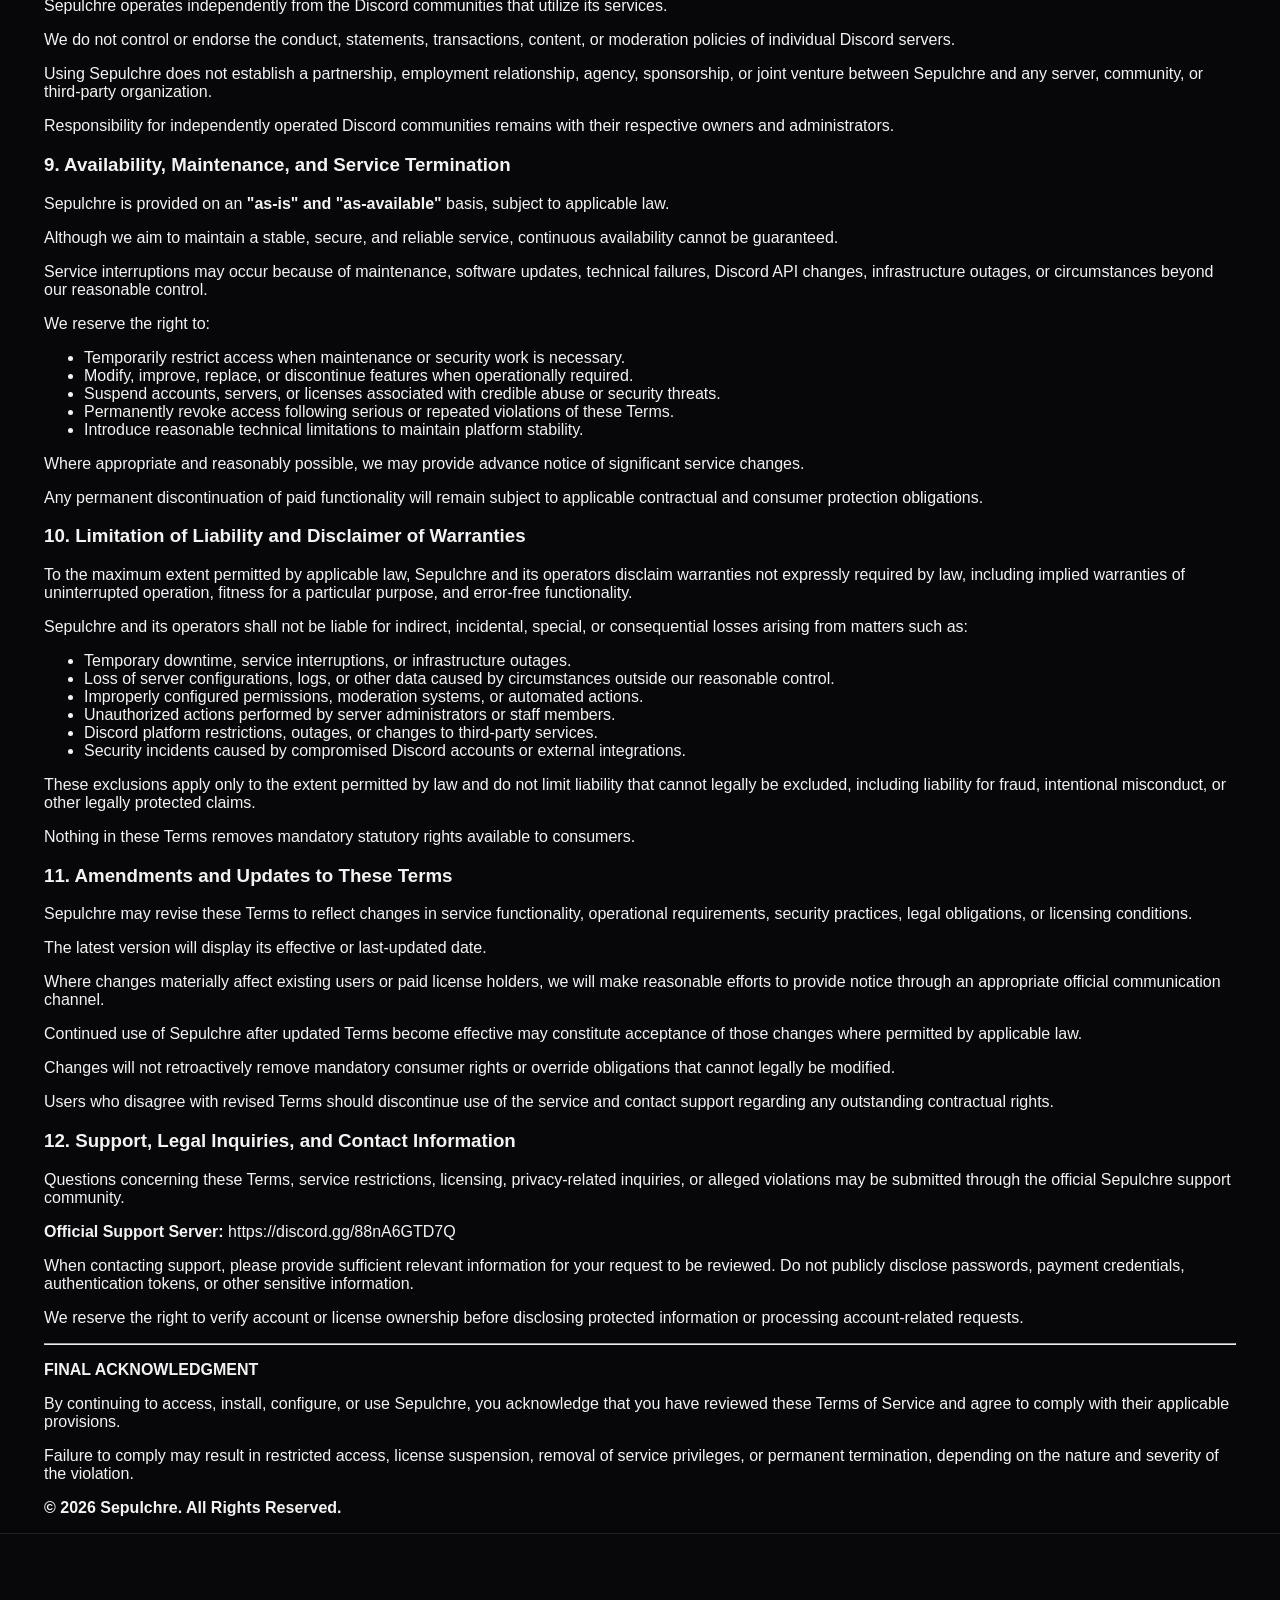
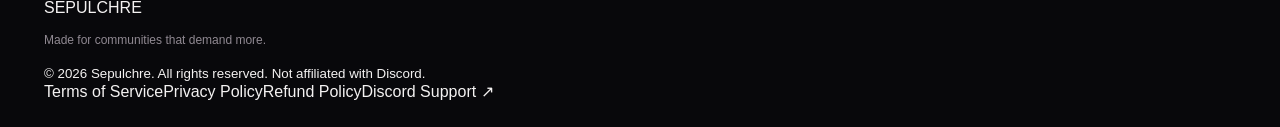
<file: terms.html>
<!doctype html><html lang="en"><head><meta charset="utf-8"><meta name="viewport" content="width=device-width,initial-scale=1"><meta name="theme-color" content="#07070a"><meta name="description" content="Legal conditions for using Sepulchre, licensing, and server administration."><meta property="og:title" content="Terms of Service"><meta property="og:description" content="Legal conditions for using Sepulchre, licensing, and server administration."><meta property="og:type" content="website"><meta property="og:image" content="https://enviedsince.github.io/sepulchre-legal/assets/sepulchre-banner.webp"><link rel="icon" href="assets/sepulchre-emblem.webp" type="image/webp"><link rel="stylesheet" href="style.css"><title>Terms of Service · Sepulchre</title></head><body class="page-legal"><a class="skip-link" href="#main">Skip to content</a><header class="site-header"><div class="container header-inner"><a class="wordmark" href="index.html" aria-label="Sepulchre home"><img src="assets/sepulchre-emblem.webp" alt="" width="45" height="45"><span>SEPULCHRE</span></a><nav class="nav" aria-label="Primary navigation"><a href="index.html">Home</a><a href="index.html#features">Features</a><a href="index.html#documents">Legal</a><a href="https://discord.gg/88nA6GTD7Q" target="_blank" rel="noopener noreferrer">Support ↗</a></nav></div></header><main id="main"><section class="legal-hero"><div class="container"><div class="legal-art"></div><p class="kicker">SEPULCHRE <span class="kicker-line"></span> OFFICIAL POLICIES</p><h1>Terms of Service</h1><p class="lead">Legal conditions for using Sepulchre, licensing, and server administration.</p><div class="legal-meta"><span>UPDATED NOVEMBER 14, 2026</span><span>PUBLIC DOCUMENT</span></div></div></section><section class="container legal-main"><div class="legal-layout"><aside class="legal-sidebar"><span class="side-title">LEGAL LIBRARY</span><a class="selected" href="terms.html">Terms of Service <span>↗</span></a><a class="" href="privacy.html">Privacy Policy <span>↗</span></a><a class="" href="refunds.html">Refund Policy <span>↗</span></a><div class="side-support">Questions about our policies?<a href="https://discord.gg/88nA6GTD7Q" target="_blank" rel="noopener noreferrer">Contact support →</a></div></aside><div class="legal-document"><article class="policy"><h1>SEPULCHRE — TERMS OF SERVICE</h1>
<p><strong>Last Updated:</strong> November 14, 2026</p>
<p>Welcome to <strong>Sepulchre</strong>. These Terms of Service ("Terms") establish the conditions under which individuals, server owners, administrators, and communities may access and utilize the Sepulchre Discord bot and its associated services.</p>
<p>By inviting, installing, purchasing access to, configuring, or otherwise interacting with Sepulchre, you acknowledge that you have read, understood, and agreed to these Terms.</p>
<p>If you disagree with any provision outlined below, you must refrain from using or immediately discontinue your use of Sepulchre.</p>
<hr/>
<h3 id="1-acceptance-of-terms">1. Acceptance of Terms</h3>
<p>By adding Sepulchre to a Discord server, accessing its commands, activating a server license, or utilizing any functionality provided by the service, you agree to comply with these Terms of Service.</p>
<p>These Terms apply to all individuals interacting with Sepulchre, including server owners, administrators, moderators, staff members, license holders, and general users.</p>
<p>Server owners and administrators are responsible for ensuring that their use and configuration of Sepulchre comply with these Terms.</p>
<p>We reserve the right to restrict or revoke access to the service when these conditions are violated, subject to applicable law.</p>
<h3 id="2-compliance-with-laws-and-platform-policies">2. Compliance with Laws and Platform Policies</h3>
<p>All users must comply with applicable local, national, and international laws, as well as Discord's Terms of Service, Community Guidelines, and other relevant platform policies.</p>
<p>Sepulchre must not be used to facilitate, encourage, or participate in activities that violate these requirements.</p>
<p>Any activity involving fraud, harassment, unauthorized access, malicious automation, illegal content, or abuse of Discord's infrastructure is strictly prohibited.</p>
<p>Sepulchre is an independently operated service and is not officially affiliated with, endorsed by, or sponsored by Discord Inc.</p>
<p>We reserve the right to investigate reported violations and take appropriate action to protect the service and its users.</p>
<h3 id="3-acceptable-use-and-prohibited-conduct">3. Acceptable Use and Prohibited Conduct</h3>
<p>To maintain the security, reliability, and integrity of Sepulchre, users are prohibited from engaging in the following activities:</p>
<ul>
<li>Utilizing Sepulchre to spam, raid, threaten, harass, impersonate, or intentionally disrupt individuals or Discord communities.</li>
<li>Attempting to reverse engineer, decompile, modify, redistribute, or extract proprietary components of Sepulchre without authorization, except where applicable law permits.</li>
<li>Exploiting vulnerabilities, bugs, configuration weaknesses, or unintended functionality for personal benefit or to disrupt the service.</li>
<li>Bypassing licensing systems, permission checks, blacklists, rate limits, security mechanisms, or other access restrictions.</li>
<li>Copying, reselling, sublicensing, distributing, or commercially exploiting Sepulchre's proprietary software or services without written authorization.</li>
<li>Using automated scripts, unauthorized integrations, or external tools to overload, manipulate, or interfere with Sepulchre's infrastructure.</li>
<li>Using Sepulchre to facilitate fraudulent transactions, phishing, credential theft, malicious links, or other deceptive activities.</li>
<li>Deliberately manipulating moderation, ticketing, logging, or automation systems to harm users or compromise server security.</li>
<li>Attempting to access another server's configuration, tickets, logs, records, or private information without authorization.</li>
<li>Using Sepulchre to circumvent a Discord enforcement action or maintain prohibited activity within a community previously terminated for violations.</li>
</ul>
<p>We may suspend or terminate access when credible evidence indicates that a user or server poses a security, legal, or operational risk.</p>
<h3 id="4-licensing-pricing-and-ownership">4. Licensing, Pricing, and Ownership</h3>
<p>Sepulchre may offer access to premium functionality through server-specific licenses.</p>
<p>Under the stated licensing model, a server license is available for a <strong>one-time payment of $5.99 USD per Discord server</strong>, with no recurring subscription charges.</p>
<p>Upon successful payment and license activation, the purchaser receives a limited, non-exclusive, non-transferable except as expressly permitted under Section 5, and revocable right to access the licensed features for the designated Discord server.</p>
<p>The following conditions apply:</p>
<ul>
<li>Each license is associated with a specific Discord server ID and purchasing account.</li>
<li>A single license does not authorize simultaneous premium access across multiple Discord servers.</li>
<li>Purchasing a license does not transfer ownership of Sepulchre, its source code, branding, infrastructure, or intellectual property.</li>
<li>Licenses may not be resold, shared, duplicated, or reassigned outside the authorized transfer process.</li>
<li>License access remains subject to these Terms and applicable service restrictions.</li>
<li>Any applicable taxes or transaction fees will be disclosed during the purchasing process.</li>
</ul>
<p>Sepulchre and its operators retain all rights, title, and interest in the service, including its software, designs, systems, and branding.</p>
<h3 id="5-server-license-transfers">5. Server License Transfers</h3>
<p>Eligible license holders may transfer an existing Sepulchre server license to another Discord server, subject to the following limitations.</p>
<p><strong>Transfer Eligibility</strong></p>
<p>Each license includes one (1) complimentary server transfer within a rolling 30-day period.</p>
<p>After a successful transfer, the license becomes subject to a new 30-day transfer restriction, during which additional transfers are unavailable.</p>
<p><strong>Transfer Conditions</strong></p>
<ul>
<li>Transfers must be initiated by the authorized license holder.</li>
<li>A license may only be active on one designated Discord server at a time.</li>
<li>A completed transfer immediately removes the licensed access from the previous server.</li>
<li>Transfers cannot be reversed automatically once finalized.</li>
<li>Additional server licenses must be purchased when simultaneous access is required.</li>
<li>Suspended, revoked, fraud-associated, or blacklisted licenses are ineligible for transfer.</li>
<li>Server owners are responsible for ensuring the destination server is properly configured and accessible.</li>
</ul>
<p>The deletion, termination, or loss of access to a Discord server does not automatically entitle the license holder to a replacement, refund, or reinstatement.</p>
<p>Sepulchre may reject transfers that present security concerns, violate these Terms, or cannot be verified as legitimate.</p>
<h3 id="6-payments-refunds-and-chargebacks">6. Payments, Refunds, and Chargebacks</h3>
<p>Sepulchre provides digital access to software functionality and server-based services.</p>
<p>Unless otherwise required by applicable consumer protection law, purchases are considered final once the digital license has been delivered and activated.</p>
<p><strong>Refund Conditions</strong></p>
<ul>
<li>Refunds are generally not provided for changes of mind, accidental purchases, unused licenses, or dissatisfaction with features that were accurately described before purchase.</li>
<li>Users are responsible for confirming that Sepulchre meets their requirements before purchasing.</li>
<li>Removal of Sepulchre from a server does not automatically qualify a purchaser for reimbursement.</li>
<li>A suspension or termination resulting from a verified violation of these Terms does not automatically create a refund entitlement.</li>
<li>Any mandatory consumer rights, including applicable digital-content withdrawal or conformity rights, remain unaffected.</li>
</ul>
<p><strong>Payment Disputes and Chargebacks</strong></p>
<p>Fraudulent or abusive payment reversals, knowingly false disputes, or attempts to obtain services without payment may result in suspension of the relevant license, investigation, or further account restrictions.</p>
<p>A license may be temporarily restricted while a legitimate payment dispute is being reviewed.</p>
<p>Sepulchre will not penalize users solely for exercising lawful consumer rights or filing a legitimate payment dispute.</p>
<p>Further information regarding purchasing conditions and refund eligibility is available in the Sepulchre Refund Policy.</p>
<h3 id="7-server-administration-and-moderation-responsibility">7. Server Administration and Moderation Responsibility</h3>
<p>Sepulchre provides server management, moderation, ticketing, automation, and administrative features intended to assist Discord communities.</p>
<p>Server owners and authorized staff retain responsibility for their server's configuration, operational decisions, and the actions performed using these systems.</p>
<p>This includes, but is not limited to:</p>
<ul>
<li>Moderation commands, bans, kicks, warnings, timeouts, and other disciplinary actions.</li>
<li>Automated moderation rules, anti-raid protection, security filters, and honeypot configurations.</li>
<li>Ticket creation, management, transcripts, and staff interactions.</li>
<li>Custom messages, embeds, announcements, welcome messages, and server information panels.</li>
<li>Role assignments, permission configurations, verification systems, and automated workflows.</li>
<li>Activity logs, moderation records, and other server-related information processed through the bot.</li>
</ul>
<p>Administrators must review their configurations carefully before enabling enforcement actions or automated systems.</p>
<p>Sepulchre cannot guarantee that automated moderation or security features will identify every threat, avoid every false positive, or operate without interruption.</p>
<p>To the extent permitted by law, Sepulchre is not responsible for consequences arising from improper configuration, unauthorized staff actions, or decisions made by individual server administrators.</p>
<h3 id="8-privacy-data-handling-and-third-party-independence">8. Privacy, Data Handling, and Third-Party Independence</h3>
<p>Sepulchre may process certain Discord-related information necessary to operate its features, such as user IDs, server IDs, configuration settings, moderation records, ticket information, and other relevant operational data.</p>
<p>The exact categories of information collected, their purposes, retention periods, and applicable privacy rights are described in the Sepulchre Privacy Policy.</p>
<p>Users and administrators must not deliberately use Sepulchre to collect, expose, or distribute confidential information without a lawful basis or appropriate authorization.</p>
<p>Server administrators are responsible for informing their members about any applicable monitoring, logging, or automated moderation practices as required by law.</p>
<p><strong>Third-Party Independence</strong></p>
<p>Sepulchre operates independently from the Discord communities that utilize its services.</p>
<p>We do not control or endorse the conduct, statements, transactions, content, or moderation policies of individual Discord servers.</p>
<p>Using Sepulchre does not establish a partnership, employment relationship, agency, sponsorship, or joint venture between Sepulchre and any server, community, or third-party organization.</p>
<p>Responsibility for independently operated Discord communities remains with their respective owners and administrators.</p>
<h3 id="9-availability-maintenance-and-service-termination">9. Availability, Maintenance, and Service Termination</h3>
<p>Sepulchre is provided on an <strong>"as-is" and "as-available"</strong> basis, subject to applicable law.</p>
<p>Although we aim to maintain a stable, secure, and reliable service, continuous availability cannot be guaranteed.</p>
<p>Service interruptions may occur because of maintenance, software updates, technical failures, Discord API changes, infrastructure outages, or circumstances beyond our reasonable control.</p>
<p>We reserve the right to:</p>
<ul>
<li>Temporarily restrict access when maintenance or security work is necessary.</li>
<li>Modify, improve, replace, or discontinue features when operationally required.</li>
<li>Suspend accounts, servers, or licenses associated with credible abuse or security threats.</li>
<li>Permanently revoke access following serious or repeated violations of these Terms.</li>
<li>Introduce reasonable technical limitations to maintain platform stability.</li>
</ul>
<p>Where appropriate and reasonably possible, we may provide advance notice of significant service changes.</p>
<p>Any permanent discontinuation of paid functionality will remain subject to applicable contractual and consumer protection obligations.</p>
<h3 id="10-limitation-of-liability-and-disclaimer-of-warranties">10. Limitation of Liability and Disclaimer of Warranties</h3>
<p>To the maximum extent permitted by applicable law, Sepulchre and its operators disclaim warranties not expressly required by law, including implied warranties of uninterrupted operation, fitness for a particular purpose, and error-free functionality.</p>
<p>Sepulchre and its operators shall not be liable for indirect, incidental, special, or consequential losses arising from matters such as:</p>
<ul>
<li>Temporary downtime, service interruptions, or infrastructure outages.</li>
<li>Loss of server configurations, logs, or other data caused by circumstances outside our reasonable control.</li>
<li>Improperly configured permissions, moderation systems, or automated actions.</li>
<li>Unauthorized actions performed by server administrators or staff members.</li>
<li>Discord platform restrictions, outages, or changes to third-party services.</li>
<li>Security incidents caused by compromised Discord accounts or external integrations.</li>
</ul>
<p>These exclusions apply only to the extent permitted by law and do not limit liability that cannot legally be excluded, including liability for fraud, intentional misconduct, or other legally protected claims.</p>
<p>Nothing in these Terms removes mandatory statutory rights available to consumers.</p>
<h3 id="11-amendments-and-updates-to-these-terms">11. Amendments and Updates to These Terms</h3>
<p>Sepulchre may revise these Terms to reflect changes in service functionality, operational requirements, security practices, legal obligations, or licensing conditions.</p>
<p>The latest version will display its effective or last-updated date.</p>
<p>Where changes materially affect existing users or paid license holders, we will make reasonable efforts to provide notice through an appropriate official communication channel.</p>
<p>Continued use of Sepulchre after updated Terms become effective may constitute acceptance of those changes where permitted by applicable law.</p>
<p>Changes will not retroactively remove mandatory consumer rights or override obligations that cannot legally be modified.</p>
<p>Users who disagree with revised Terms should discontinue use of the service and contact support regarding any outstanding contractual rights.</p>
<h3 id="12-support-legal-inquiries-and-contact-information">12. Support, Legal Inquiries, and Contact Information</h3>
<p>Questions concerning these Terms, service restrictions, licensing, privacy-related inquiries, or alleged violations may be submitted through the official Sepulchre support community.</p>
<p><strong>Official Support Server:</strong> https://discord.gg/88nA6GTD7Q</p>
<p>When contacting support, please provide sufficient relevant information for your request to be reviewed. Do not publicly disclose passwords, payment credentials, authentication tokens, or other sensitive information.</p>
<p>We reserve the right to verify account or license ownership before disclosing protected information or processing account-related requests.</p>
<hr/>
<p><strong>FINAL ACKNOWLEDGMENT</strong></p>
<p>By continuing to access, install, configure, or use Sepulchre, you acknowledge that you have reviewed these Terms of Service and agree to comply with their applicable provisions.</p>
<p>Failure to comply may result in restricted access, license suspension, removal of service privileges, or permanent termination, depending on the nature and severity of the violation.</p>
<p><strong>© 2026 Sepulchre. All Rights Reserved.</strong></p>
</article></div></div></section></main><footer class="footer"><div class="container footer-inner"><div><a href="index.html" class="footer-brand">SEPULCHRE</a><p>Made for communities that demand more.</p><small>© 2026 Sepulchre. All rights reserved. Not affiliated with Discord.</small></div><div class="footer-links"><a href="terms.html">Terms of Service</a><a href="privacy.html">Privacy Policy</a><a href="refunds.html">Refund Policy</a><a href="https://discord.gg/88nA6GTD7Q" target="_blank" rel="noopener noreferrer">Discord Support ↗</a></div></div></footer></body></html>
</file>
<file: style.css>
:root{--bg:#070709;--bg2:#0d0d11;--panel:#111115;--panel2:#17171d;--border:rgba(226,225,236,.105);--text:#f4f2f2;--silver:#c2bec5;--muted:#908b95;--red:#ef274a;--red2:#ff6478;--deep:#510e1a;--max:1260px;--radius:24px;--ease:cubic-bezier(.22,1,.36,1);color-scheme:dark}*{box-sizing:border-box}html{scroll-behavior:smooth;scroll-padding-top:110px}body{margin:0;background:var(--bg);font-family:'DM Sans',sans-serif;color:var(--text);-webkit-font-smoothing:antialiased;overflow-x:hidden}body:before{content:'';position:fixed;inset:0;z-index:-4;pointer-events:none;background:radial-gradient(ellipse at 55% 0%,#291016 0%,transparent 37%),radial-gradient(ellipse at 100% 55%,rgba(64,20,32,.12),transparent 40%),#070709}body:after{content:'';position:fixed;inset:0;z-index:50;pointer-events:none;opacity:.08;background-image:url("data:image/svg+xml,%3Csvg viewBox='0 0 140 140' xmlns='http://www.w3.org/2000/svg'%3E%3Cfilter id='n'%3E%3CfeTurbulence type='fractalNoise' baseFrequency='.76' numOctaves='3' stitchTiles='stitch'/%3E%3C/filter%3E%3Crect width='100%25' height='100%25' filter='url(%23n)' opacity='.3'/%3E%3C/svg%3E")}::selection{background:#9e253f;color:#fff}a{color:inherit;text-decoration:none}button,input,select,textarea{font:inherit}button{cursor:pointer}img{max-width:100%}#field-canvas{position:absolute;inset:0;width:100%;height:100%;z-index:0;opacity:.7;pointer-events:none}.ambient-bg{position:absolute;inset:0;overflow:hidden;pointer-events:none}.ambient-bg:before{content:'';position:absolute;width:700px;height:700px;border-radius:50%;background:#831123;filter:blur(130px);opacity:.2;left:-200px;top:120px;animation:ambient 16s ease-in-out infinite alternate}.ambient-bg:after{content:'';position:absolute;width:600px;height:600px;border-radius:50%;background:#921426;filter:blur(140px);opacity:.2;right:-230px;top:-230px;animation:ambient 14s ease-in-out infinite alternate-reverse}@keyframes ambient{to{transform:translate(130px,140px) scale(1.12);opacity:.27}}.grid-veil{position:absolute;inset:0;background-image:linear-gradient(#ffffff06 1px,transparent 1px),linear-gradient(90deg,#ffffff06 1px,transparent 1px);background-size:88px 88px;mask-image:linear-gradient(to bottom,#000,transparent 82%);opacity:.44;pointer-events:none}.red-beam{position:absolute;left:55%;top:-550px;width:1px;height:1400px;transform:rotate(37deg);background:linear-gradient(transparent,rgba(237,51,76,.32),transparent);box-shadow:0 0 60px 3px rgba(206,21,49,.08);pointer-events:none}.container{width:min(calc(100% - 88px),var(--max));margin:auto}.site-header{position:relative;z-index:90;padding:24px 0}.site-header.is-stuck{position:sticky;top:0;z-index:90;padding:10px 0;background:linear-gradient(180deg,rgba(7,7,9,.92),rgba(7,7,9,.65));backdrop-filter:blur(18px)}.nav-shell{min-height:64px;display:flex;align-items:center;justify-content:space-between;gap:28px;border:1px solid rgba(255,255,255,.105);border-radius:18px;padding:9px 11px 9px 17px;background:rgba(19,18,22,.78);box-shadow:0 8px 55px #0006,inset 0 1px 0 #ffffff0b}.brand{display:inline-flex;align-items:center;gap:12px;white-space:nowrap;flex-shrink:0}.brand-icon{width:39px;height:43px;object-fit:contain;filter:drop-shadow(0 0 13px #e72e5440)}.brand-text{display:flex;flex-direction:column;gap:1px;font-family:Manrope,sans-serif;font-size:16px;font-weight:800;letter-spacing:-.045em}.brand-text small{font-family:'DM Sans',sans-serif;font-weight:700;font-size:8px;letter-spacing:.25em;color:var(--muted)}.nav-links{display:flex;align-items:center;gap:4px;margin:0 auto}.nav-links a{font-size:12px;font-weight:700;letter-spacing:.005em;color:#aaa4ae;padding:12px 13px;border-radius:10px;transition:.25s}.nav-links a:hover,.nav-links a[aria-current=page]{color:#fff;background:#ffffff0b}.nav-actions{display:flex;align-items:center;gap:9px}.nav-support{display:inline-flex;align-items:center;gap:6px;padding:12px;font-weight:700;font-size:12px;color:#d7d4d9;white-space:nowrap}.nav-support:hover{color:#fff}.nav-purchase{display:inline-flex;align-items:center;gap:12px;font-size:12px;white-space:nowrap;font-weight:800;background:#e7e3e7;color:#1b161a;border:1px solid #fff6;padding:13px 17px;border-radius:11px;transition:.3s var(--ease)}.nav-purchase:hover{background:#fff;transform:translateY(-2px);box-shadow:0 6px 24px #fff3}.nav-toggle{display:none;color:#fff;background:#ffffff0d;border:1px solid var(--border);padding:12px;border-radius:10px}.pill-label{display:inline-flex;align-items:center;gap:10px;color:#e8a5b0;border:1px solid #ff38593b;background:linear-gradient(90deg,rgba(221,44,71,.095),transparent);padding:9px 14px;border-radius:100px;font-size:10px;letter-spacing:.19em;text-transform:uppercase;font-weight:800}.pill-label i,.pulse-dot{width:6px;height:6px;background:var(--red);border-radius:50%;box-shadow:0 0 0 4px #f12c4c1b,0 0 15px #e52d52;animation:pulse 2.5s infinite}@keyframes pulse{50%{box-shadow:0 0 0 8px #f12c4c06,0 0 20px #e52d5255}}.btn{display:inline-flex;align-items:center;justify-content:center;gap:16px;padding:17px 23px;border:1px solid transparent;border-radius:12px;font-weight:800;font-size:13px;transition:transform .3s var(--ease),background .3s,box-shadow .3s,opacity .3s;text-align:center}.btn:hover{transform:translateY(-3px)}.btn-red{background:linear-gradient(113deg,#f13b57,#b70c2b);color:white;box-shadow:0 8px 42px rgba(230,20,55,.19),inset 0 1px 0 #fff4}.btn-red:hover{box-shadow:0 10px 60px rgba(230,20,55,.31)}.btn-ghost{border-color:rgba(255,255,255,.19);background:rgba(255,255,255,.045);color:#efebef}.btn-ghost:hover{background:#ffffff14}.btn-light{background:#e8e3e9;color:#1c171c}.btn-light:hover{background:white}.btn .arrow{font-size:19px;font-weight:400;line-height:10px}.hero{position:relative;min-height:790px;padding:78px 0 85px;overflow:hidden}.hero .container{position:relative;z-index:3}.hero-grid{display:grid;grid-template-columns:1.02fr .98fr;gap:4%;align-items:center}.hero-copy{max-width:760px;z-index:5;position:relative}.hero h1{font-family:Manrope,sans-serif;font-size:clamp(60px,6.25vw,112px);line-height:1.03;letter-spacing:-.084em;font-weight:800;margin:32px 0 25px}.hero h1 span{display:block}.hero h1 .last{color:transparent;background:linear-gradient(135deg,#f6e9ef 3%,#dc9eae 39%,#e42d4e 90%);-webkit-background-clip:text;background-clip:text;white-space:nowrap}.hero-desc{font-size:16px;line-height:1.85;color:#b7b0bb;max-width:506px;margin:0 0 30px}.hero-actions{display:flex;gap:11px;flex-wrap:wrap}.micro-proof{display:flex;gap:22px;align-items:center;margin-top:44px;color:#8f8892;font-size:10px;font-weight:800;text-transform:uppercase;letter-spacing:.13em}.micro-proof span{display:flex;align-items:center;gap:7px}.micro-proof .separator{height:16px;width:1px;background:#ffffff24}.hero-product{position:relative;min-height:570px;display:grid;place-items:center;perspective:1000px}.hero-product:before{content:'';position:absolute;width:510px;height:510px;left:30px;top:20px;background:radial-gradient(circle,#bb193638,transparent 62%);filter:blur(26px);animation:levitate 9s ease-in-out infinite alternate}@keyframes levitate{to{transform:translate(14px,-18px)}}.orbit{position:absolute;width:min(100%,595px);height:545px;border:1px solid rgba(236,57,90,.13);border-radius:50%;transform:rotate(-25deg);box-shadow:inset 0 0 100px #e6394b05}.orbit:after{content:'';position:absolute;width:9px;height:9px;top:5%;left:20%;border-radius:50%;background:#f54865;box-shadow:0 0 25px #f42c4f,0 0 2px #fff}.orbit-b{transform:rotate(26deg) scale(.9);border-color:#ffffff10}.showcase{position:relative;width:min(510px,100%);margin-left:26px;background:linear-gradient(155deg,rgba(34,30,37,.97),rgba(14,13,17,.98));border:1px solid #ffffff25;border-radius:23px;box-shadow:0 34px 100px #000b,0 0 80px #a91a3219, inset 0 1px 0 #ffffff14;overflow:hidden;transform:rotateY(-10deg) rotateX(3deg) rotateZ(1deg);animation:float 8s ease-in-out infinite alternate;transition:transform .35s var(--ease)}@keyframes float{to{transform:rotateY(-7deg) rotateX(1deg) rotateZ(0deg) translateY(-13px)}}.showcase-top{height:56px;border-bottom:1px solid #ffffff17;padding:0 21px;display:flex;align-items:center;justify-content:space-between}.showcase-top .dots{display:flex;gap:6px}.showcase-top .dots i{width:7px;height:7px;border-radius:50%;background:#63616a}.showcase-top .dots i:first-child{background:#ec4761}.showcase-top-label{font-size:10px;letter-spacing:.16em;color:#bcb2bd;font-weight:800}.showcase-body{display:grid;grid-template-columns:72px 1fr;min-height:388px}.showcase-sidebar{border-right:1px solid #ffffff12;background:#100e13;display:flex;align-items:center;flex-direction:column;gap:16px;padding:20px 10px}.sidebar-square{width:33px;height:33px;border-radius:10px;background:#ffffff0c;display:grid;place-items:center;font-size:13px;color:#8b838e}.sidebar-square.on{color:#fff;background:linear-gradient(130deg,#b61d39,#4d0a1c);border:1px solid #ec456c77;box-shadow:0 5px 25px #e6355a22}.showcase-content{padding:23px 25px 25px}.showcase-eyebrow{color:#96909a;text-transform:uppercase;font-size:9px;letter-spacing:.16em;font-weight:800}.showcase-title{display:flex;align-items:center;justify-content:space-between;margin:5px 0 24px}.showcase-title strong{font:800 19px Manrope,sans-serif;letter-spacing:-.04em}.mini-live{color:#eab8c1;font-size:9px;letter-spacing:.1em}.server-command{border:1px solid #ffffff1a;border-radius:12px;overflow:hidden;margin-bottom:12px;background:linear-gradient(130deg,#ffffff06,transparent)}.server-command .message-row{display:flex;align-items:center;gap:12px;padding:15px}.avatar{width:30px;height:30px;border-radius:10px;background:#300d18;display:grid;place-items:center;color:#f84264;font-size:18px;font-weight:900}.message-content{flex:1;min-width:0}.message-content b{display:block;font-size:12px;color:#eeeaf0}.message-content small{display:block;font-size:10px;color:#7f7a83;margin-top:5px}.message-command{padding:11px 13px;border-radius:9px;background:#ffffff0b;color:#f3d9e0;font:600 11px 'DM Sans',sans-serif;letter-spacing:.01em;margin:0 13px 14px}.message-command em{color:#ed5a74;font-style:normal}.command-result{border:1px solid #e93e5d2c;border-left:3px solid #e34261;padding:15px 17px;background:linear-gradient(105deg,#4a18243a,transparent);border-radius:5px 10px 10px 5px}.command-result h4{margin:0 0 7px;font-size:13px}.command-result p{margin:0;color:#b9b0bb;font-size:11px;line-height:1.65}.console-chips{display:flex;gap:8px;margin-top:20px}.console-chip{border:1px solid #ffffff15;padding:9px 12px;border-radius:9px;font-size:10px;color:#bdb6bf;flex:1;text-align:center}.console-chip b{color:#fff}.float-tag{position:absolute;z-index:2;background:#1c191f;border:1px solid #ffffff24;box-shadow:0 22px 54px #0009,0 0 20px #dd20471e;border-radius:12px;padding:12px 16px;font-size:11px;color:#c6bfc8;animation:tagmove 5s ease-in-out infinite alternate}.float-tag strong{color:#fff}.float-tag.one{top:88px;right:-2px}.float-tag.two{bottom:82px;left:-28px;animation-delay:-2s}.float-tag b{display:inline-flex;width:21px;height:21px;align-items:center;justify-content:center;border-radius:6px;background:#4e1624;color:#f35a74;margin-right:6px}@keyframes tagmove{to{transform:translateY(-12px)}}.ticker{border-top:1px solid #ffffff0e;border-bottom:1px solid #ffffff0e;background:linear-gradient(90deg,rgba(27,17,22,.72),rgba(14,13,16,.72));overflow:hidden}.ticker-run{display:flex;width:max-content;gap:55px;align-items:center;padding:21px 0;animation:marquee 35s linear infinite}.ticker-run span{color:#d3c7cf;font-size:10px;letter-spacing:.28em;text-transform:uppercase;font-weight:800;white-space:nowrap}.ticker-run i{display:inline-block;width:4px;height:4px;transform:rotate(45deg);background:#d22945;margin-right:55px}.ticker:hover .ticker-run{animation-play-state:paused}@keyframes marquee{to{transform:translateX(-50%)}}.section{padding:130px 0}.section-tight{padding:95px 0}.section-top{display:flex;justify-content:space-between;align-items:end;gap:30px;margin-bottom:46px}.kicker{font-size:10px;text-transform:uppercase;color:#e58ca0;letter-spacing:.23em;font-weight:800;display:flex;align-items:center;gap:13px}.kicker:before{content:'';height:1px;width:26px;background:#ec3e5f}.section h2,.page-intro h1,.cta-section h2{font:800 clamp(38px,4.4vw,69px)/1.1 Manrope,sans-serif;letter-spacing:-.067em;margin:18px 0}.section-top p,.lead{max-width:450px;color:#aca6b0;line-height:1.8;font-size:14px;margin:0 0 8px}.serif{font-family:'Instrument Serif',Georgia,serif;font-style:italic;font-weight:400;letter-spacing:-.025em;color:#d5afb8}.red-text{color:#f14963}.silver-text{background:linear-gradient(120deg,#fff,#bbb1bb);-webkit-background-clip:text;background-clip:text;color:transparent}.features-grid{display:grid;grid-template-columns:repeat(3,1fr);gap:16px}.feature{border:1px solid var(--border);border-radius:22px;min-height:320px;padding:30px;position:relative;overflow:hidden;background:linear-gradient(140deg,#191319,#0e0e11 62%);transition:transform .45s var(--ease),border-color .3s,box-shadow .45s var(--ease)}.feature:hover{transform:translateY(-8px);border-color:#f4496460;box-shadow:0 24px 60px #000a,0 0 60px #c31d2b14}.feature:before{content:'';position:absolute;width:230px;height:230px;border-radius:50%;background:#e2294545;filter:blur(80px);top:-150px;right:-90px;opacity:0;transition:.5s}.feature:hover:before{opacity:1}.feature.wide{grid-column:span 2;min-height:385px;display:grid;grid-template-columns:1fr 1fr;gap:20px}.feature-icon{height:47px;width:47px;display:grid;place-items:center;border-radius:12px;background:#ea335014;border:1px solid #f0475b27;color:#ff768c;font-size:23px;margin-bottom:33px}.feature h3{font:800 23px Manrope,sans-serif;letter-spacing:-.045em;margin:0 0 12px}.feature p{font-size:13px;line-height:1.85;max-width:380px;color:#a7a1aa;margin:0}.feature-line{display:flex;justify-content:space-between;align-items:center;position:absolute;bottom:30px;left:30px;right:30px;border-top:1px solid #ffffff19;padding-top:16px;color:#76717a;font-size:10px;letter-spacing:.14em;text-transform:uppercase;font-weight:800}.feature-line span:last-child{font-size:17px;color:#e95b75}.feature-visual{align-self:center;position:relative;border:1px solid #ffffff1a;padding:20px;border-radius:15px;background:linear-gradient(150deg,#1d141b,#101012);margin-left:16px;box-shadow:0 20px 65px #0007}.feature-visual .visual-top{display:flex;align-items:center;justify-content:space-between;font-size:10px;color:#a39aa5;margin-bottom:16px}.visual-item{display:flex;align-items:center;justify-content:space-between;padding:12px 0;border-top:1px solid #ffffff0d;font-size:11px}.visual-item b{font-weight:600}.visual-item span{color:#d58495}.tiny-state{background:#77223944;border:1px solid #ea63703c;border-radius:100px;padding:5px 9px;color:#e8a9b6;font-size:10px}.number-strip{display:grid;grid-template-columns:repeat(3,1fr);gap:1px;background:#ffffff15;border:1px solid var(--border);border-radius:20px;overflow:hidden}.number-strip article{padding:38px;background:#0f0e12}.number-strip strong{display:block;font:800 49px Manrope,sans-serif;letter-spacing:-.08em;color:#f2ecf0}.number-strip p{font-size:12px;line-height:1.75;color:#a59eaa}.number-strip span{font-size:10px;color:#e86e84;letter-spacing:.2em;font-weight:800}.statement{display:grid;grid-template-columns:1fr 1fr;gap:70px;align-items:center}.statement-art{min-height:470px;display:grid;place-items:center;border:1px solid #ffffff14;border-radius:22px;position:relative;overflow:hidden;background:radial-gradient(circle at 50% 50%,#4b1824 1%,#100c12 54%,#09090b 100%)}.statement-art:after{content:'';position:absolute;width:300px;height:300px;border:1px solid #ed44604f;transform:rotate(45deg);animation:spin 40s linear infinite}.statement-art:before{content:'';position:absolute;width:230px;height:230px;border:1px solid #fff2;transform:rotate(16deg);animation:spin 22s linear infinite reverse}.statement-art .ring{width:390px;height:390px;position:absolute;border:1px solid #ea2c4835;border-radius:50%;box-shadow:0 0 95px #e6333e20}.statement-art img{position:relative;z-index:2;width:148px;max-height:250px;object-fit:contain;filter:drop-shadow(0 0 30px #f4306470)}@keyframes spin{to{transform:rotate(405deg)}}.statement ul{padding:0;list-style:none;margin:25px 0}.statement li{border-top:1px solid #ffffff15;padding:15px 0;font-size:13px;color:#c2bdc5;display:flex;gap:12px}.statement li b{color:var(--red)}.cta-section{padding:0 0 110px}.cta-panel{position:relative;overflow:hidden;text-align:center;padding:80px 28px;border:1px solid #e74c693a;border-radius:26px;background:radial-gradient(ellipse at 50% 110%,rgba(149,25,49,.4),transparent 55%),linear-gradient(120deg,#1b1218,#0e0e12 70%)}.cta-panel:before{content:'';position:absolute;inset:-150px -80px;background:repeating-linear-gradient(96deg,transparent 0,transparent 150px,#ffffff06 151px,transparent 152px);transform:rotate(8deg);pointer-events:none}.cta-panel h2{position:relative;max-width:860px;margin:22px auto}.cta-panel p{position:relative;color:#a9a0aa;font-size:14px;line-height:1.7;margin:0 auto 27px;max-width:520px}.cta-panel .btn{position:relative}.footer{border-top:1px solid var(--border);background:#08080b;padding:65px 0 26px}.footer-grid{display:grid;grid-template-columns:2fr repeat(3,1fr);gap:30px}.footer p{font-size:12px;color:#908992;line-height:1.9;max-width:320px}.footer h4{font-size:10px;letter-spacing:.2em;color:#ece3eb;margin:7px 0 23px}.footer a.foot-link{display:block;font-size:12px;margin:0 0 16px;color:#8e8892;transition:.2s}.footer a.foot-link:hover{color:#fff}.footer-bottom{display:flex;justify-content:space-between;gap:15px;border-top:1px solid #ffffff0f;padding-top:26px;margin-top:44px;color:#79747c;font-size:10px}.footer-bottom span:last-child{letter-spacing:.11em;text-transform:uppercase}.reveal{opacity:1;transform:none;transition:opacity .8s ease,transform .9s var(--ease)}.motion-ready .reveal{opacity:0;transform:translateY(25px)}.reveal.visible,.motion-ready .reveal.visible{opacity:1;transform:translateY(0)}.page-intro{position:relative;padding:90px 0 68px;overflow:hidden}.page-intro:before{content:'';position:absolute;inset:0;background:radial-gradient(ellipse at 20% 30%,#5e152329,transparent 50%)}.page-intro .container{position:relative;z-index:1}.page-intro h1{font-size:clamp(48px,6vw,88px);max-width:1050px}.page-intro .lead{max-width:680px;font-size:15px}.page-intro .page-count{font-family:Manrope,sans-serif;font-size:clamp(60px,11vw,150px);letter-spacing:-.1em;position:absolute;right:2%;bottom:-18%;font-weight:800;color:#ffffff03;pointer-events:none}.page-section{padding:25px 0 110px}.showcase-grid{display:grid;grid-template-columns:1.12fr .88fr;gap:16px;margin-top:50px}.showcase-panel{border:1px solid var(--border);background:linear-gradient(135deg,#19131a,#0c0c0f);border-radius:22px;padding:35px;overflow:hidden;position:relative}.showcase-panel h3{font:800 27px Manrope,sans-serif;letter-spacing:-.06em;margin:0 0 14px}.showcase-panel p{color:#9f99a4;font-size:13px;line-height:1.8;max-width:410px}.showcase-panel .demo-screen{margin-top:32px;background:#101014;border:1px solid #ffffff13;border-radius:14px;padding:24px;transform:rotate(-2deg) translate(5px,10px);box-shadow:0 25px 40px #0009}.demo-screen .demo-row{padding:13px 0;border-bottom:1px solid #ffffff13;display:flex;justify-content:space-between;font-size:12px}.demo-screen .demo-row span{color:#ab9da7}.demo-screen .demo-row b{color:#e3d8de}.mini-circles{position:absolute;width:280px;height:280px;border:1px solid #e73b5d3d;border-radius:50%;top:90px;right:-70px;box-shadow:0 0 0 35px #e7364e0c,0 0 0 75px #e7364e05;pointer-events:none}.command-bar{display:flex;align-items:center;gap:10px;padding:15px;border:1px solid var(--border);border-radius:16px;background:#121116;margin-bottom:18px;flex-wrap:wrap}.command-search{flex:1 1 270px;position:relative}.command-search input,.command-bar select,.faq-search input,.form-control{width:100%;border:1px solid #ffffff16;background:#0c0c10;border-radius:10px;color:#fff;font-size:13px;min-height:46px;padding:11px 14px;outline:none}.command-search input{padding-left:40px}.command-search:before{content:'⌕';position:absolute;left:15px;top:8px;font-size:25px;color:#817a85}.command-bar select{width:auto;max-width:190px;cursor:pointer}.command-bar label{display:flex;align-items:center;gap:8px;font-size:12px;color:#b9aeb8;white-space:nowrap}.command-bar input[type=checkbox]{accent-color:#e73856}.cmd-count{font-size:11px;color:#a8a0ab;letter-spacing:.05em;margin-bottom:22px}.commands-grid{display:grid;grid-template-columns:repeat(3,1fr);gap:14px}.command-card{padding:23px;border:1px solid var(--border);background:linear-gradient(135deg,#161218,#0d0d10);border-radius:16px;min-height:191px;display:flex;flex-direction:column;gap:11px;transition:.25s}.command-card:hover{border-color:#e4426065;transform:translateY(-4px)}.command-card .command-top{display:flex;justify-content:space-between;gap:10px;align-items:center}.cmd-cat{font-size:9px;color:#f393a5;text-transform:uppercase;letter-spacing:.16em;font-weight:800}.cmd-copy{background:#ffffff09;border:1px solid #ffffff16;color:#fff;border-radius:8px;padding:7px 11px;font-size:10px}.cmd-copy:hover{background:#db2d4d33}.command-card h3{font:800 17px Manrope,sans-serif;letter-spacing:-.045em;margin:3px 0}.command-card p{font-size:12px;line-height:1.65;color:#afa5b0;margin:0;flex:1}.command-card small{color:#77707d;font-size:10px}.pager{margin-top:26px;display:flex;gap:15px;align-items:center;justify-content:center}.pager button{border:1px solid var(--border);border-radius:10px;background:#1d1920;color:#fff;padding:11px 18px}.pager button:disabled{opacity:.35;cursor:not-allowed}.pager span{color:#aca3ae;font-size:12px}.soft-note{border-left:2px solid #e13b58;background:#df274012;padding:16px 20px;color:#baabb8;font-size:12px;line-height:1.8;border-radius:0 12px 12px 0}.purchase-layout{display:grid;grid-template-columns:.95fr 1.05fr;gap:22px;align-items:stretch}.purchase-card{border:1px solid #e5456354;border-radius:24px;padding:48px;background:radial-gradient(circle at 0 0,#8b183028,transparent 48%),linear-gradient(145deg,#23131b,#0f0d11);position:relative;overflow:hidden}.purchase-card:after{content:'';position:absolute;right:-140px;bottom:-210px;width:360px;height:360px;border:1px solid #e33e5b44;border-radius:50%;box-shadow:0 0 0 50px #ed25470b,0 0 0 100px #ed254703;pointer-events:none}.price-small{font-size:10px;letter-spacing:.22em;color:#eeb7c4;font-weight:800;text-transform:uppercase}.price-line{display:flex;align-items:baseline;gap:17px;margin:30px 0}.price-line strong{font:800 clamp(74px,9vw,112px) Manrope,sans-serif;letter-spacing:-.11em;line-height:1}.price-line small{font-size:13px;color:#a39aa5}.purchase-card p{color:#b9aeb8;font-size:13px;line-height:1.8;max-width:430px;margin-bottom:34px}.purchase-card .btn{width:100%;max-width:340px}.trustline{font-size:11px;color:#948792;margin-top:18px}.inclusion{border:1px solid var(--border);border-radius:24px;padding:42px;background:#111015}.inclusion h3{font:800 24px Manrope,sans-serif;margin:0 0 18px;letter-spacing:-.04em}.check-list{display:grid;grid-template-columns:1fr 1fr;gap:0 24px;padding:0;margin:0 0 32px;list-style:none}.check-list li{font-size:12px;color:#c2bbc4;border-bottom:1px solid #ffffff14;padding:18px 0;display:flex;align-items:center;gap:10px}.check-list li:before{content:'✓';font-weight:800;color:#f55b78}.payments{display:grid;grid-template-columns:repeat(4,1fr);gap:8px}.payment{padding:18px 5px;text-align:center;background:#1c161e;border:1px solid #ffffff18;border-radius:11px;font-size:12px;font-weight:800}.purchase-steps{display:grid;grid-template-columns:repeat(3,1fr);gap:14px}.step{border:1px solid var(--border);border-radius:17px;padding:28px;background:#111014}.step span{font:800 35px Manrope,sans-serif;letter-spacing:-.05em;color:#c74d67}.step h3{font:700 17px Manrope,sans-serif;margin:18px 0 8px}.step p{font-size:12px;color:#a59da6;line-height:1.75}.faq-layout{display:grid;grid-template-columns:280px 1fr;gap:35px}.faq-rail{position:sticky;top:125px;align-self:start}.faq-rail p{font-size:13px;color:#a99da7;line-height:1.7}.faq-rail a{display:block;color:#eaa2b0;font-size:12px;margin-top:14px}.faq-search{margin-bottom:18px}.faq-group{margin-bottom:30px}.faq-group h3{text-transform:uppercase;letter-spacing:.2em;font-size:10px;color:#f1758a;margin-bottom:12px}.faq-item{background:linear-gradient(135deg,#17131a,#101014);border:1px solid var(--border);border-radius:13px;margin-bottom:9px;overflow:hidden}.faq-item summary{list-style:none;cursor:pointer;display:flex;justify-content:space-between;gap:20px;align-items:center;font-size:14px;font-weight:700;padding:22px}.faq-item summary::-webkit-details-marker{display:none}.faq-item summary:after{content:'+';font-size:20px;color:#f27d92;font-weight:400}.faq-item[open] summary:after{content:'−'}.faq-item p{font-size:12px;color:#afa4af;line-height:1.9;margin:0;padding:0 22px 22px;max-width:800px}.faq-item[hidden],.faq-group[hidden]{display:none!important}.studio-layout{display:grid;grid-template-columns:1fr 1fr;gap:20px;align-items:start}.studio-form,.studio-preview{padding:30px;border:1px solid var(--border);border-radius:21px;background:#141217}.studio-form h3,.studio-preview h3{font:800 20px Manrope,sans-serif;letter-spacing:-.04em;margin:0 0 7px}.studio-form p,.studio-preview p{color:#918c95;font-size:12px;line-height:1.7}.studio-form label{display:block;font-size:11px;font-weight:800;color:#cfc2cb;margin:22px 0 8px}.studio-form textarea{min-height:146px;resize:vertical}.studio-form .dual{display:grid;grid-template-columns:1fr 1fr;gap:14px}.studio-form input[type=color]{width:100%;height:45px;background:#111;border:1px solid #ffffff23;border-radius:8px;padding:4px}.studio-actions{display:flex;gap:9px;flex-wrap:wrap;margin-top:25px}.studio-actions button{font-size:12px}.discord-shell{border:1px solid #ffffff11;border-radius:13px;background:#303035;padding:25px;margin-top:22px;font-family:'DM Sans',sans-serif}.discord-message{display:flex;gap:13px}.discord-avatar{background:#7d152c;display:grid;place-items:center;flex-shrink:0;width:41px;height:41px;border-radius:50%;font-size:12px;font-weight:800}.discord-msg-content{flex:1;min-width:0}.discord-name{font-size:14px;font-weight:800}.discord-bot{font-size:8px;border-radius:4px;background:#5865f2;padding:3px 5px;margin-left:7px}.discord-date{font-size:10px;color:#a2a2a9;margin-left:9px}.discord-embed{background:#29292e;border-left:4px solid #ef274a;border-radius:4px;padding:14px 16px;margin-top:10px;word-break:break-word;min-height:80px}.discord-embed h4{margin:0 0 10px;font-size:15px;color:#fff}.discord-embed p{margin:0;color:#d2d0d7;line-height:1.7;font-size:12px;white-space:pre-wrap}.discord-embed small{display:block;margin-top:18px;color:#a0a0a6;font-size:10px}.status-layout{display:grid;grid-template-columns:1.2fr .8fr;gap:20px}.status-panel{border:1px solid var(--border);border-radius:23px;padding:36px;background:#141117}.status-panel h3{font:800 24px Manrope,sans-serif;margin:0 0 15px}.status-panel p{font-size:13px;line-height:1.8;color:#ada1ac}.status-indicator{display:flex;gap:12px;align-items:center;color:#ecb0bd;font-weight:800;font-size:13px;margin:26px 0}.status-panel .status-decoration{margin-top:30px;min-height:120px;border:1px solid #ffffff0e;border-radius:10px;background:repeating-linear-gradient(to right,#ffffff06 0 1px,transparent 1px 45px),linear-gradient(140deg,#bc26422b,transparent);position:relative;overflow:hidden}.status-panel .status-decoration:after{content:'';height:3px;width:100%;position:absolute;top:50%;background:linear-gradient(90deg,transparent,#f04e69,transparent);box-shadow:0 0 30px #eb2449;animation:scan 3.4s ease-in-out infinite alternate}@keyframes scan{from{transform:translateY(-46px)}to{transform:translateY(46px)}}.status-panel a:not(.btn){text-decoration:underline;text-underline-offset:4px;color:#f99baf}.backtop{position:fixed;bottom:24px;right:24px;z-index:30;padding:11px;border:1px solid #ffffff27;background:#1b151dce;backdrop-filter:blur(15px);color:white;border-radius:12px;opacity:0;pointer-events:none;transition:.25s}.backtop.show{opacity:1;pointer-events:auto}.toast{position:fixed;bottom:24px;left:50%;z-index:100;transform:translateX(-50%) translateY(15px);background:#292028;border:1px solid #ffffff24;padding:13px 22px;border-radius:11px;font-size:12px;opacity:0;pointer-events:none;transition:.3s}.toast.show{opacity:1;transform:translateX(-50%) translateY(0)}.empty-state{border:1px dashed #ffffff27;border-radius:15px;padding:35px;color:#b9adba;text-align:center;grid-column:1/-1;font-size:13px}.empty-state a{text-decoration:underline;color:#eda0ae}
@media(max-width:1120px){.nav-links a{padding:11px 9px}.nav-shell{gap:10px}.nav-support{display:none}.hero h1{font-size:clamp(59px,6.9vw,87px)}.showcase{width:455px}.float-tag.one{right:-8px}.features-grid{grid-template-columns:repeat(2,1fr)}.feature.wide{grid-column:span 2}.commands-grid{grid-template-columns:repeat(2,1fr)}}
@media(max-width:800px){.container{width:min(calc(100% - 38px),var(--max))}.site-header{padding:13px 0}.site-header.is-stuck{padding:8px 0}.nav-shell{flex-wrap:wrap;min-height:60px}.nav-toggle{display:inline-flex;margin-left:auto}.nav-actions{margin-left:auto}.nav-links{display:none;order:4;width:100%;flex-direction:column;align-items:stretch;padding:9px 3px 4px;gap:2px;margin:0}.nav-shell.open .nav-links{display:flex}.nav-links a{padding:13px}.nav-support{display:none}.hero{min-height:unset;padding:66px 0 35px}.hero-grid{grid-template-columns:1fr;gap:15px}.hero-copy{max-width:710px}.hero h1{font-size:clamp(57px,10.5vw,90px)}.hero-product{min-height:550px}.showcase{margin-left:0}.float-tag.one{right:4%}.float-tag.two{left:4%}.section{padding:86px 0}.section-tight{padding:70px 0}.section-top{display:block}.section-top p{margin-top:16px}.statement,.purchase-layout,.status-layout,.studio-layout{grid-template-columns:1fr}.footer-grid{grid-template-columns:1.5fr 1fr 1fr}.footer-grid>:last-child{display:none}.page-intro{padding:65px 0 45px}.page-section{padding:20px 0 75px}.showcase-grid{grid-template-columns:1fr}.faq-layout{grid-template-columns:1fr}.faq-rail{position:static}.purchase-card,.inclusion{padding:35px}.purchase-steps{grid-template-columns:1fr 1fr}.cta-panel{padding:60px 18px}}
@media(max-width:540px){.container{width:min(calc(100% - 30px),var(--max))}.nav-shell{padding:6px 7px 6px 10px;gap:7px}.brand{gap:8px}.brand-icon{width:29px;height:35px}.brand-text{font-size:14px}.brand-text small{font-size:7px;letter-spacing:.15em}.nav-purchase{padding:12px 10px;font-size:11px}.nav-toggle{padding:11px}.nav-actions{margin-left:0}.hero{padding:50px 0 40px}.hero h1{font-size:clamp(53px,11vw,74px);letter-spacing:-.078em;margin:25px 0}.hero h1 .last{white-space:normal}.hero-desc{font-size:14px}.hero-actions .btn{flex:1;padding:16px 13px;font-size:12px}.micro-proof{gap:12px;font-size:9px;flex-wrap:wrap;margin-top:27px}.micro-proof .separator{display:none}.hero-product{min-height:445px;margin:30px -5px 0}.orbit{height:380px}.orbit-b{height:380px}.showcase{width:calc(100% - 25px);transform:none;animation:none}.showcase-body{grid-template-columns:47px 1fr;min-height:auto}.showcase-sidebar{padding:12px 6px}.sidebar-square{width:29px;height:29px}.showcase-content{padding:15px 13px 17px}.showcase-top{padding:0 14px}.float-tag{font-size:9px;padding:8px 10px}.float-tag.one{top:13px;right:0}.float-tag.two{bottom:0;left:0}.server-command .message-row{padding:11px}.server-command .message-command{margin:0 9px 9px}.console-chips{flex-wrap:wrap}.console-chip{font-size:8px;padding:8px}.section{padding:73px 0}.section h2,.cta-section h2{font-size:42px}.section-top{margin-bottom:26px}.features-grid{grid-template-columns:1fr}.feature,.feature.wide{grid-column:span 1;display:block;min-height:300px;padding:25px}.feature-visual{display:none}.feature h3{font-size:21px}.feature-line{bottom:24px;left:25px;right:25px}.number-strip{grid-template-columns:1fr}.number-strip article{padding:24px 30px}.number-strip strong{font-size:43px}.statement{gap:25px}.statement-art{min-height:330px}.statement-art img{width:108px}.statement-art .ring{width:300px;height:300px}.cta-panel h2{font-size:39px}.footer{padding:45px 0 24px}.footer-grid{grid-template-columns:1fr 1fr;gap:25px}.footer-grid>:first-child{grid-column:span 2}.footer-grid>:last-child{display:block}.footer-bottom{flex-direction:column;line-height:1.6}.page-intro{padding:55px 0 37px}.page-intro h1{font-size:50px}.page-intro .lead{font-size:13px}.commands-grid,.purchase-steps{grid-template-columns:1fr}.command-bar{padding:10px}.command-bar select{width:100%;max-width:unset}.purchase-card,.inclusion,.studio-form,.studio-preview,.status-panel{padding:24px}.price-line{flex-direction:column;gap:0}.price-line strong{font-size:82px}.check-list{grid-template-columns:1fr}.payments{grid-template-columns:repeat(2,1fr)}.studio-form .dual{grid-template-columns:1fr}.discord-shell{padding:12px}.discord-date{display:none}.showcase-panel{padding:24px}}
@media(prefers-reduced-motion:reduce){*,*:before,*:after{scroll-behavior:auto!important;animation:none!important;transition:none!important}.reveal{opacity:1;transform:none}#field-canvas{display:none}}

.compare-section{padding-top:85px}.compare-grid{display:grid;grid-template-columns:1fr 1fr;gap:16px}.compare-card{position:relative;padding:36px;min-height:375px;border:1px solid #ffffff17;border-radius:22px;background:linear-gradient(145deg,#17151b,#0e0e11);overflow:hidden}.compare-card.after{background:radial-gradient(ellipse at 85% 10%,#881b303d,transparent 55%),linear-gradient(135deg,#23131b,#0e0e11);border-color:#df38564a}.compare-card.after:after{content:'';position:absolute;width:220px;height:220px;border-radius:50%;border:1px solid #e8415c3d;top:-110px;right:-100px;box-shadow:0 0 0 35px #e8415c0e,0 0 0 70px #e8415c07;pointer-events:none}.compare-label{display:flex;align-items:center;gap:11px;font-size:10px;letter-spacing:.2em;color:#d1adb8;font-weight:800}.compare-dot{height:7px;width:7px;border-radius:50%;background:#ed4666;box-shadow:0 0 12px #ed4666}.compare-dot.dull{background:#7f7580;box-shadow:none}.compare-card h3{font:800 28px Manrope,sans-serif;letter-spacing:-.06em;margin:35px 0 22px;max-width:360px}.compare-stacks{display:grid;gap:9px}.compare-stacks div{display:flex;align-items:center;justify-content:space-between;gap:10px;border-radius:9px;border:1px solid #ffffff14;padding:13px 16px;color:#b5aab6;background:#ffffff04;font-size:12px}.compare-card.after .compare-stacks div{background:#8f264014;border-color:#ed446337;color:#e3ced6}.compare-stacks span{color:#e7788d}.compare-foot{margin-top:23px;color:#857c89;letter-spacing:.18em;font-size:9px;font-weight:800}@media(max-width:800px){.compare-grid{grid-template-columns:1fr}}@media(max-width:540px){.compare-card{padding:25px;min-height:auto}.compare-card h3{font-size:24px}}
</file>
